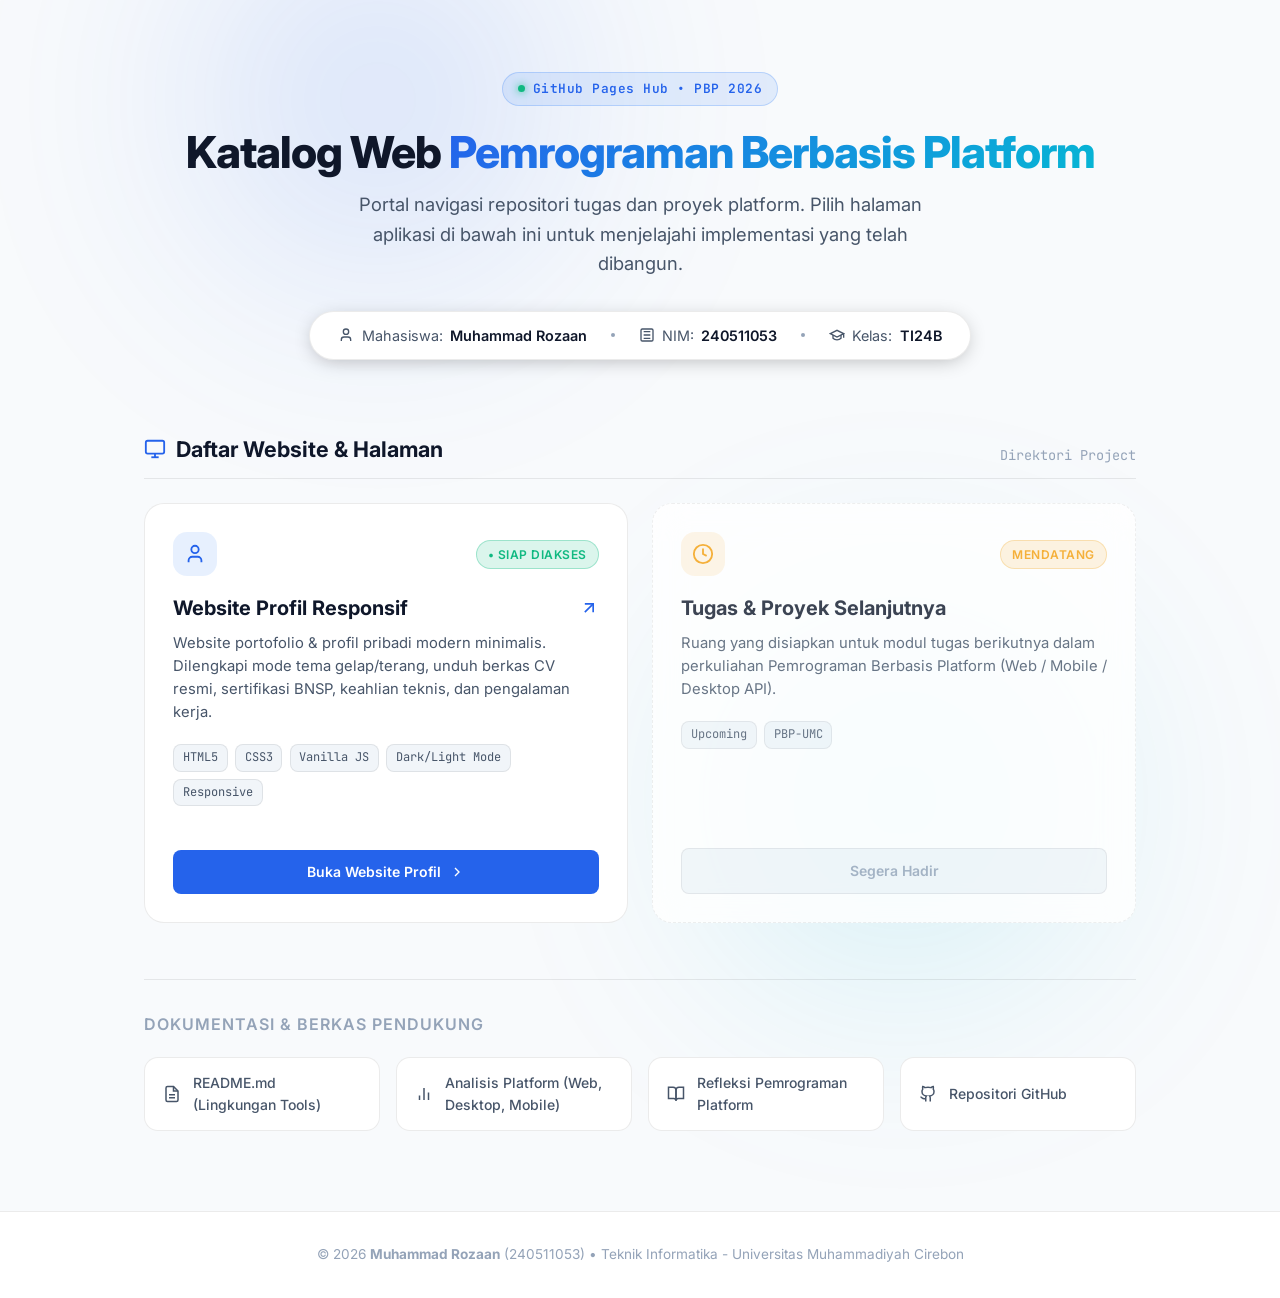
<file: index.html>
<!DOCTYPE html>
<html lang="id">
<head>
  <meta charset="UTF-8">
  <meta name="viewport" content="width=device-width, initial-scale=1.0">
  <meta name="description" content="Katalog & Portal Web Project - Pemrograman Berbasis Platform | Muhammad Rozaan (240511053)">
  <meta name="author" content="Muhammad Rozaan">
  <title>Portal Web Project | Muhammad Rozaan - 240511053</title>
  
  <link rel="preconnect" href="https://fonts.googleapis.com">
  <link rel="preconnect" href="https://fonts.gstatic.com" crossorigin>
  <link href="https://fonts.googleapis.com/css2?family=Inter:wght@400;500;600;700;800&family=JetBrains+Mono:wght@400;600&display=swap" rel="stylesheet">

  <style>
    /* ==========================================================================
       Design System & Variables
       ========================================================================== */
    :root {
      --bg-body: #0b0f19;
      --bg-card: rgba(17, 24, 39, 0.75);
      --bg-card-hover: rgba(30, 41, 59, 0.9);
      --bg-surface: #131b2e;
      --border-color: rgba(255, 255, 255, 0.08);
      --border-highlight: rgba(59, 130, 246, 0.5);
      
      --text-main: #f8fafc;
      --text-muted: #94a3b8;
      --text-dim: #64748b;
      
      --color-primary: #3b82f6;
      --color-primary-hover: #2563eb;
      --color-primary-light: rgba(59, 130, 246, 0.12);
      --color-cyan: #06b6d4;
      --color-emerald: #10b981;
      --color-amber: #f59e0b;
      
      --font-sans: 'Inter', -apple-system, BlinkMacSystemFont, 'Segoe UI', Roboto, sans-serif;
      --font-mono: 'JetBrains Mono', Menlo, Monaco, Consolas, monospace;
      
      --radius-sm: 8px;
      --radius-md: 14px;
      --radius-lg: 20px;
      --radius-full: 9999px;
      
      --transition: all 0.25s cubic-bezier(0.16, 1, 0.3, 1);
    }

    /* Light Theme Support */
    @media (prefers-color-scheme: light) {
      :root {
        --bg-body: #f8fafc;
        --bg-card: #ffffff;
        --bg-card-hover: #ffffff;
        --bg-surface: #f1f5f9;
        --border-color: rgba(0, 0, 0, 0.08);
        --border-highlight: rgba(37, 99, 235, 0.5);
        --text-main: #0f172a;
        --text-muted: #475569;
        --text-dim: #94a3b8;
        --color-primary: #2563eb;
        --color-primary-hover: #1d4ed8;
      }
    }

    /* ==========================================================================
       Resets & Base
       ========================================================================== */
    *, *::before, *::after {
      box-sizing: border-box;
      margin: 0;
      padding: 0;
    }

    body {
      font-family: var(--font-sans);
      background-color: var(--bg-body);
      color: var(--text-main);
      min-height: 100vh;
      display: flex;
      flex-direction: column;
      line-height: 1.6;
      -webkit-font-smoothing: antialiased;
      position: relative;
      overflow-x: hidden;
    }

    /* Ambient Background Glows */
    .ambient-glow {
      position: fixed;
      width: 500px;
      height: 500px;
      border-radius: 50%;
      filter: blur(120px);
      pointer-events: none;
      z-index: 0;
      opacity: 0.25;
    }
    .glow-1 {
      top: -150px;
      left: 10%;
      background: radial-gradient(circle, var(--color-primary), transparent 70%);
    }
    .glow-2 {
      bottom: -150px;
      right: 10%;
      background: radial-gradient(circle, var(--color-cyan), transparent 70%);
    }

    .container {
      width: 100%;
      max-width: 1040px;
      margin: 0 auto;
      padding: 0 1.5rem;
      position: relative;
      z-index: 1;
    }

    /* ==========================================================================
       Header / Hero
       ========================================================================== */
    .portal-header {
      padding: 4.5rem 0 2.5rem 0;
      text-align: center;
    }

    .header-badge {
      display: inline-flex;
      align-items: center;
      gap: 0.5rem;
      background-color: var(--color-primary-light);
      color: var(--color-primary);
      border: 1px solid rgba(59, 130, 246, 0.25);
      padding: 0.35rem 0.9rem;
      border-radius: var(--radius-full);
      font-family: var(--font-mono);
      font-size: 0.8rem;
      font-weight: 600;
      letter-spacing: 0.5px;
      margin-bottom: 1.25rem;
    }

    .status-dot {
      width: 7px;
      height: 7px;
      border-radius: 50%;
      background-color: var(--color-emerald);
      box-shadow: 0 0 8px var(--color-emerald);
    }

    .portal-title {
      font-size: 2.75rem;
      font-weight: 800;
      letter-spacing: -1px;
      line-height: 1.2;
      margin-bottom: 0.75rem;
    }

    .portal-title span {
      background: linear-gradient(135deg, var(--color-primary), var(--color-cyan));
      -webkit-background-clip: text;
      -webkit-text-fill-color: transparent;
    }

    .portal-subtitle {
      font-size: 1.15rem;
      color: var(--text-muted);
      max-width: 620px;
      margin: 0 auto 2rem auto;
    }

    /* Student Meta Bar */
    .student-bar {
      display: inline-flex;
      flex-wrap: wrap;
      justify-content: center;
      align-items: center;
      gap: 1.5rem;
      background-color: var(--bg-card);
      border: 1px solid var(--border-color);
      backdrop-filter: blur(12px);
      -webkit-backdrop-filter: blur(12px);
      padding: 0.75rem 1.75rem;
      border-radius: var(--radius-full);
      box-shadow: 0 4px 20px -5px rgba(0, 0, 0, 0.3);
      font-size: 0.9rem;
    }

    .student-item {
      display: flex;
      align-items: center;
      gap: 0.45rem;
      color: var(--text-muted);
    }

    .student-item strong {
      color: var(--text-main);
      font-weight: 600;
    }

    .student-divider {
      width: 4px;
      height: 4px;
      border-radius: 50%;
      background-color: var(--text-dim);
    }

    /* ==========================================================================
       Web Projects Grid
       ========================================================================== */
    .portal-main {
      flex: 1;
      padding: 2rem 0 5rem 0;
    }

    .section-intro {
      display: flex;
      justify-content: space-between;
      align-items: flex-end;
      margin-bottom: 1.5rem;
      padding-bottom: 0.75rem;
      border-bottom: 1px solid var(--border-color);
    }

    .section-title {
      font-size: 1.35rem;
      font-weight: 700;
      display: flex;
      align-items: center;
      gap: 0.6rem;
    }

    .section-title svg {
      color: var(--color-primary);
    }

    .project-count {
      font-size: 0.85rem;
      font-family: var(--font-mono);
      color: var(--text-dim);
    }

    .projects-grid {
      display: grid;
      grid-template-columns: repeat(auto-fill, minmax(320px, 1fr));
      gap: 1.5rem;
    }

    /* Project Card */
    .project-card {
      background-color: var(--bg-card);
      border: 1px solid var(--border-color);
      backdrop-filter: blur(16px);
      -webkit-backdrop-filter: blur(16px);
      border-radius: var(--radius-lg);
      padding: 1.75rem;
      display: flex;
      flex-direction: column;
      justify-content: space-between;
      transition: var(--transition);
      position: relative;
      text-decoration: none;
      color: inherit;
      overflow: hidden;
    }

    .project-card::before {
      content: '';
      position: absolute;
      top: 0;
      left: 0;
      width: 100%;
      height: 3px;
      background: linear-gradient(90deg, var(--color-primary), var(--color-cyan));
      opacity: 0;
      transition: opacity 0.25s ease;
    }

    .project-card:hover {
      transform: translateY(-4px);
      border-color: var(--border-highlight);
      background-color: var(--bg-card-hover);
      box-shadow: 0 12px 30px -10px rgba(0, 0, 0, 0.4), 0 0 20px -5px rgba(59, 130, 246, 0.2);
    }

    .project-card:hover::before {
      opacity: 1;
    }

    .card-top {
      margin-bottom: 1.25rem;
    }

    .card-meta-row {
      display: flex;
      justify-content: space-between;
      align-items: center;
      margin-bottom: 1rem;
    }

    .card-icon {
      width: 44px;
      height: 44px;
      border-radius: var(--radius-md);
      background-color: var(--color-primary-light);
      color: var(--color-primary);
      display: flex;
      align-items: center;
      justify-content: center;
    }

    .card-badge {
      font-size: 0.75rem;
      font-weight: 600;
      padding: 0.25rem 0.7rem;
      border-radius: var(--radius-full);
      text-transform: uppercase;
      letter-spacing: 0.5px;
    }

    .badge-live {
      background-color: rgba(16, 185, 129, 0.15);
      color: var(--color-emerald);
      border: 1px solid rgba(16, 185, 129, 0.3);
    }

    .badge-upcoming {
      background-color: rgba(245, 158, 11, 0.15);
      color: var(--color-amber);
      border: 1px solid rgba(245, 158, 11, 0.3);
    }

    .card-title {
      font-size: 1.25rem;
      font-weight: 700;
      color: var(--text-main);
      margin-bottom: 0.5rem;
      display: flex;
      align-items: center;
      justify-content: space-between;
    }

    .card-title svg {
      transition: transform 0.2s ease;
      color: var(--color-primary);
    }

    .project-card:hover .card-title svg {
      transform: translateX(4px);
    }

    .card-desc {
      font-size: 0.925rem;
      color: var(--text-muted);
      line-height: 1.55;
      margin-bottom: 1.25rem;
    }

    .card-tags {
      display: flex;
      flex-wrap: wrap;
      gap: 0.45rem;
      margin-bottom: 1.5rem;
    }

    .tag-item {
      font-family: var(--font-mono);
      font-size: 0.75rem;
      padding: 0.2rem 0.55rem;
      border-radius: var(--radius-sm);
      background-color: var(--bg-surface);
      color: var(--text-muted);
      border: 1px solid var(--border-color);
    }

    .card-cta {
      display: inline-flex;
      align-items: center;
      justify-content: center;
      gap: 0.5rem;
      font-size: 0.875rem;
      font-weight: 600;
      padding: 0.65rem 1.15rem;
      border-radius: var(--radius-sm);
      background-color: var(--color-primary);
      color: #ffffff;
      transition: var(--transition);
      width: 100%;
    }

    .project-card:hover .card-cta {
      background-color: var(--color-primary-hover);
    }

    /* Disabled/Placeholder Card */
    .card-placeholder {
      border-style: dashed;
      opacity: 0.8;
      cursor: default;
    }
    .card-placeholder:hover {
      transform: none;
      box-shadow: none;
      border-color: var(--border-color);
      background-color: var(--bg-card);
    }
    .card-placeholder::before {
      display: none;
    }

    .card-cta.disabled {
      background-color: var(--bg-surface);
      color: var(--text-dim);
      border: 1px solid var(--border-color);
    }

    /* ==========================================================================
       Quick Links / Docs Row
       ========================================================================== */
    .docs-section {
      margin-top: 3.5rem;
      padding-top: 2rem;
      border-top: 1px solid var(--border-color);
    }

    .docs-title {
      font-size: 1rem;
      font-weight: 600;
      color: var(--text-dim);
      text-transform: uppercase;
      letter-spacing: 1px;
      margin-bottom: 1.25rem;
    }

    .docs-grid {
      display: grid;
      grid-template-columns: repeat(auto-fit, minmax(220px, 1fr));
      gap: 1rem;
    }

    .doc-link {
      display: flex;
      align-items: center;
      gap: 0.75rem;
      padding: 0.85rem 1.15rem;
      background-color: var(--bg-card);
      border: 1px solid var(--border-color);
      border-radius: var(--radius-md);
      color: var(--text-muted);
      text-decoration: none;
      font-size: 0.875rem;
      font-weight: 500;
      transition: var(--transition);
    }

    .doc-link:hover {
      color: var(--color-primary);
      border-color: var(--color-primary);
      background-color: var(--color-primary-light);
    }

    .doc-link svg {
      flex-shrink: 0;
    }

    /* ==========================================================================
       Footer
       ========================================================================== */
    .portal-footer {
      border-top: 1px solid var(--border-color);
      padding: 2rem 0;
      text-align: center;
      font-size: 0.85rem;
      color: var(--text-dim);
      background-color: var(--bg-card);
    }

    .portal-footer a {
      color: var(--color-primary);
      text-decoration: none;
    }
    .portal-footer a:hover {
      text-decoration: underline;
    }

    /* ==========================================================================
       Responsive Breakpoints
       ========================================================================== */
    @media (max-width: 640px) {
      .portal-header {
        padding: 3rem 0 2rem 0;
      }
      .portal-title {
        font-size: 2rem;
      }
      .student-bar {
        flex-direction: column;
        gap: 0.5rem;
        border-radius: var(--radius-md);
        padding: 1rem;
      }
      .student-divider {
        display: none;
      }
      .projects-grid {
        grid-template-columns: 1fr;
      }
    }
  </style>
</head>
<body>

  <!-- Ambient Glow Effects -->
  <div class="ambient-glow glow-1"></div>
  <div class="ambient-glow glow-2"></div>

  <!-- Header -->
  <header class="portal-header">
    <div class="container">
      <div class="header-badge">
        <span class="status-dot"></span>
        GitHub Pages Hub &bull; PBP 2026
      </div>

      <h1 class="portal-title">
        Katalog Web <span>Pemrograman Berbasis Platform</span>
      </h1>

      <p class="portal-subtitle">
        Portal navigasi repositori tugas dan proyek platform. Pilih halaman aplikasi di bawah ini untuk menjelajahi implementasi yang telah dibangun.
      </p>

      <!-- Student Identity -->
      <div class="student-bar">
        <div class="student-item">
          <svg xmlns="http://www.w3.org/2000/svg" width="16" height="16" viewBox="0 0 24 24" fill="none" stroke="currentColor" stroke-width="2"><path d="M19 21v-2a4 4 0 0 0-4-4H9a4 4 0 0 0-4 4v2"/><circle cx="12" cy="7" r="4"/></svg>
          Mahasiswa: <strong>Muhammad Rozaan</strong>
        </div>
        <div class="student-divider"></div>
        <div class="student-item">
          <svg xmlns="http://www.w3.org/2000/svg" width="16" height="16" viewBox="0 0 24 24" fill="none" stroke="currentColor" stroke-width="2"><rect width="18" height="18" x="3" y="3" rx="2"/><path d="M7 7h10M7 12h10M7 17h10"/></svg>
          NIM: <strong>240511053</strong>
        </div>
        <div class="student-divider"></div>
        <div class="student-item">
          <svg xmlns="http://www.w3.org/2000/svg" width="16" height="16" viewBox="0 0 24 24" fill="none" stroke="currentColor" stroke-width="2"><path d="M22 10v6M2 10l10-5 10 5-10 5z"/><path d="M6 12v5c3 3 9 3 12 0v-5"/></svg>
          Kelas: <strong>TI24B</strong>
        </div>
      </div>
    </div>
  </header>

  <!-- Main Content -->
  <main class="portal-main">
    <div class="container">
      
      <div class="section-intro">
        <h2 class="section-title">
          <svg xmlns="http://www.w3.org/2000/svg" width="22" height="22" viewBox="0 0 24 24" fill="none" stroke="currentColor" stroke-width="2"><rect width="20" height="14" x="2" y="3" rx="2"/><line x1="8" x2="16" y1="21" y2="21"/><line x1="12" x2="12" y1="17" y2="21"/></svg>
          Daftar Website & Halaman
        </h2>
        <span class="project-count">Direktori Project</span>
      </div>

      <div class="projects-grid">
        <!-- 1. Website Halaman Profil Responsif (ACTIVE) -->
        <a href="website-halaman-profil-responsif/" class="project-card">
          <div class="card-top">
            <div class="card-meta-row">
              <div class="card-icon">
                <svg xmlns="http://www.w3.org/2000/svg" width="22" height="22" viewBox="0 0 24 24" fill="none" stroke="currentColor" stroke-width="2"><path d="M19 21v-2a4 4 0 0 0-4-4H9a4 4 0 0 0-4 4v2"/><circle cx="12" cy="7" r="4"/></svg>
              </div>
              <span class="card-badge badge-live">&bull; Siap Diakses</span>
            </div>
            
            <h3 class="card-title">
              Website Profil Responsif
              <svg xmlns="http://www.w3.org/2000/svg" width="20" height="20" viewBox="0 0 24 24" fill="none" stroke="currentColor" stroke-width="2"><line x1="7" x2="17" y1="17" y2="7"/><polyline points="7 7 17 7 17 17"/></svg>
            </h3>

            <p class="card-desc">
              Website portofolio & profil pribadi modern minimalis. Dilengkapi mode tema gelap/terang, unduh berkas CV resmi, sertifikasi BNSP, keahlian teknis, dan pengalaman kerja.
            </p>

            <div class="card-tags">
              <span class="tag-item">HTML5</span>
              <span class="tag-item">CSS3</span>
              <span class="tag-item">Vanilla JS</span>
              <span class="tag-item">Dark/Light Mode</span>
              <span class="tag-item">Responsive</span>
            </div>
          </div>

          <div class="card-cta">
            Buka Website Profil
            <svg xmlns="http://www.w3.org/2000/svg" width="16" height="16" viewBox="0 0 24 24" fill="none" stroke="currentColor" stroke-width="2"><polyline points="9 18 15 12 9 6"/></svg>
          </div>
        </a>

        <!-- 2. Upcoming Slot (Placeholder for Next Websites) -->
        <div class="project-card card-placeholder">
          <div class="card-top">
            <div class="card-meta-row">
              <div class="card-icon" style="background-color: rgba(245, 158, 11, 0.12); color: var(--color-amber);">
                <svg xmlns="http://www.w3.org/2000/svg" width="22" height="22" viewBox="0 0 24 24" fill="none" stroke="currentColor" stroke-width="2"><circle cx="12" cy="12" r="10"/><polyline points="12 6 12 12 16 14"/></svg>
              </div>
              <span class="card-badge badge-upcoming">Mendatang</span>
            </div>
            
            <h3 class="card-title">
              Tugas & Proyek Selanjutnya
            </h3>

            <p class="card-desc">
              Ruang yang disiapkan untuk modul tugas berikutnya dalam perkuliahan Pemrograman Berbasis Platform (Web / Mobile / Desktop API).
            </p>

            <div class="card-tags">
              <span class="tag-item">Upcoming</span>
              <span class="tag-item">PBP-UMC</span>
            </div>
          </div>

          <div class="card-cta disabled">
            Segera Hadir
          </div>
        </div>
      </div>

      <!-- Quick Repository Documentation Links -->
      <section class="docs-section">
        <h3 class="docs-title">Dokumentasi & Berkas Pendukung</h3>
        <div class="docs-grid">
          <a href="README.md" class="doc-link">
            <svg xmlns="http://www.w3.org/2000/svg" width="18" height="18" viewBox="0 0 24 24" fill="none" stroke="currentColor" stroke-width="2"><path d="M14 2H6a2 2 0 0 0-2 2v16a2 2 0 0 0 2 2h12a2 2 0 0 0 2-2V8z"/><polyline points="14 2 14 8 20 8"/><line x1="16" x2="8" y1="13" y2="13"/><line x1="16" x2="8" y1="17" y2="17"/></svg>
            <span>README.md (Lingkungan Tools)</span>
          </a>

          <a href="analisis-platform.md" class="doc-link">
            <svg xmlns="http://www.w3.org/2000/svg" width="18" height="18" viewBox="0 0 24 24" fill="none" stroke="currentColor" stroke-width="2"><line x1="18" x2="18" y1="20" y2="10"/><line x1="12" x2="12" y1="20" y2="4"/><line x1="6" x2="6" y1="20" y2="14"/></svg>
            <span>Analisis Platform (Web, Desktop, Mobile)</span>
          </a>

          <a href="refleksi.md" class="doc-link">
            <svg xmlns="http://www.w3.org/2000/svg" width="18" height="18" viewBox="0 0 24 24" fill="none" stroke="currentColor" stroke-width="2"><path d="M2 3h6a4 4 0 0 1 4 4v14a3 3 0 0 0-3-3H2z"/><path d="M22 3h-6a4 4 0 0 0-4 4v14a3 3 0 0 1 3-3h7z"/></svg>
            <span>Refleksi Pemrograman Platform</span>
          </a>

          <a href="https://github.com/hamadaharu/pbp-240511053" target="_blank" rel="noopener noreferrer" class="doc-link">
            <svg xmlns="http://www.w3.org/2000/svg" width="18" height="18" viewBox="0 0 24 24" fill="none" stroke="currentColor" stroke-width="2"><path d="M15 22v-4a4.8 4.8 0 0 0-1-3.5c3 0 6-2 6-5.5.08-1.25-.27-2.48-1-3.5.28-1.15.28-2.35 0-3.5 0 0-1 0-3 1.5-2.64-.5-5.36-.5-8 0C6 2 5 2 5 2c-.3 1.15-.3 2.35 0 3.5A5.403 5.403 0 0 0 4 9c0 3.5 3 5.5 6 5.5-.39.49-.68 1.05-.85 1.65-.17.6-.22 1.23-.15 1.85v4"/><path d="M9 18c-4.51 2-5-2-7-2"/></svg>
            <span>Repositori GitHub</span>
          </a>
        </div>
      </section>

    </div>
  </main>

  <!-- Footer -->
  <footer class="portal-footer">
    <div class="container">
      <p>&copy; 2026 <strong>Muhammad Rozaan</strong> (240511053) &bull; Teknik Informatika - Universitas Muhammadiyah Cirebon</p>
    </div>
  </footer>

</body>
</html>
</file>
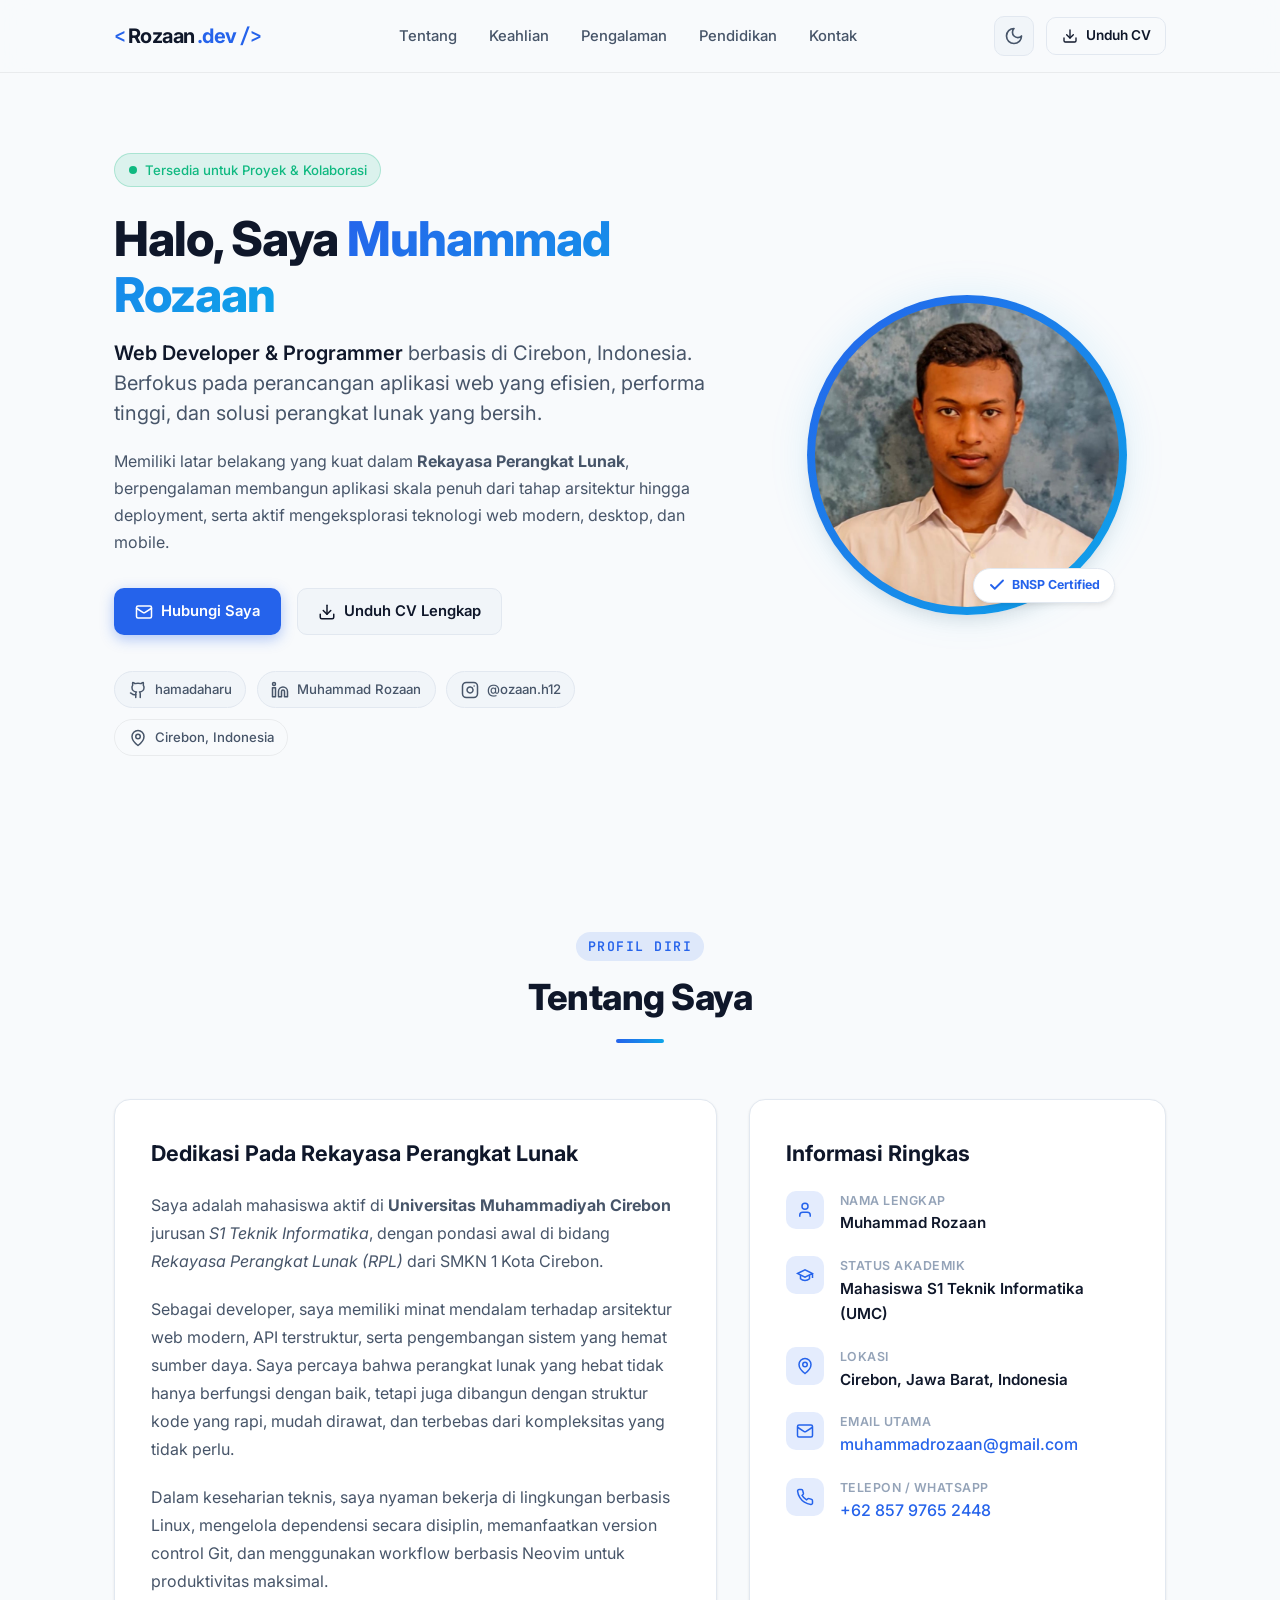
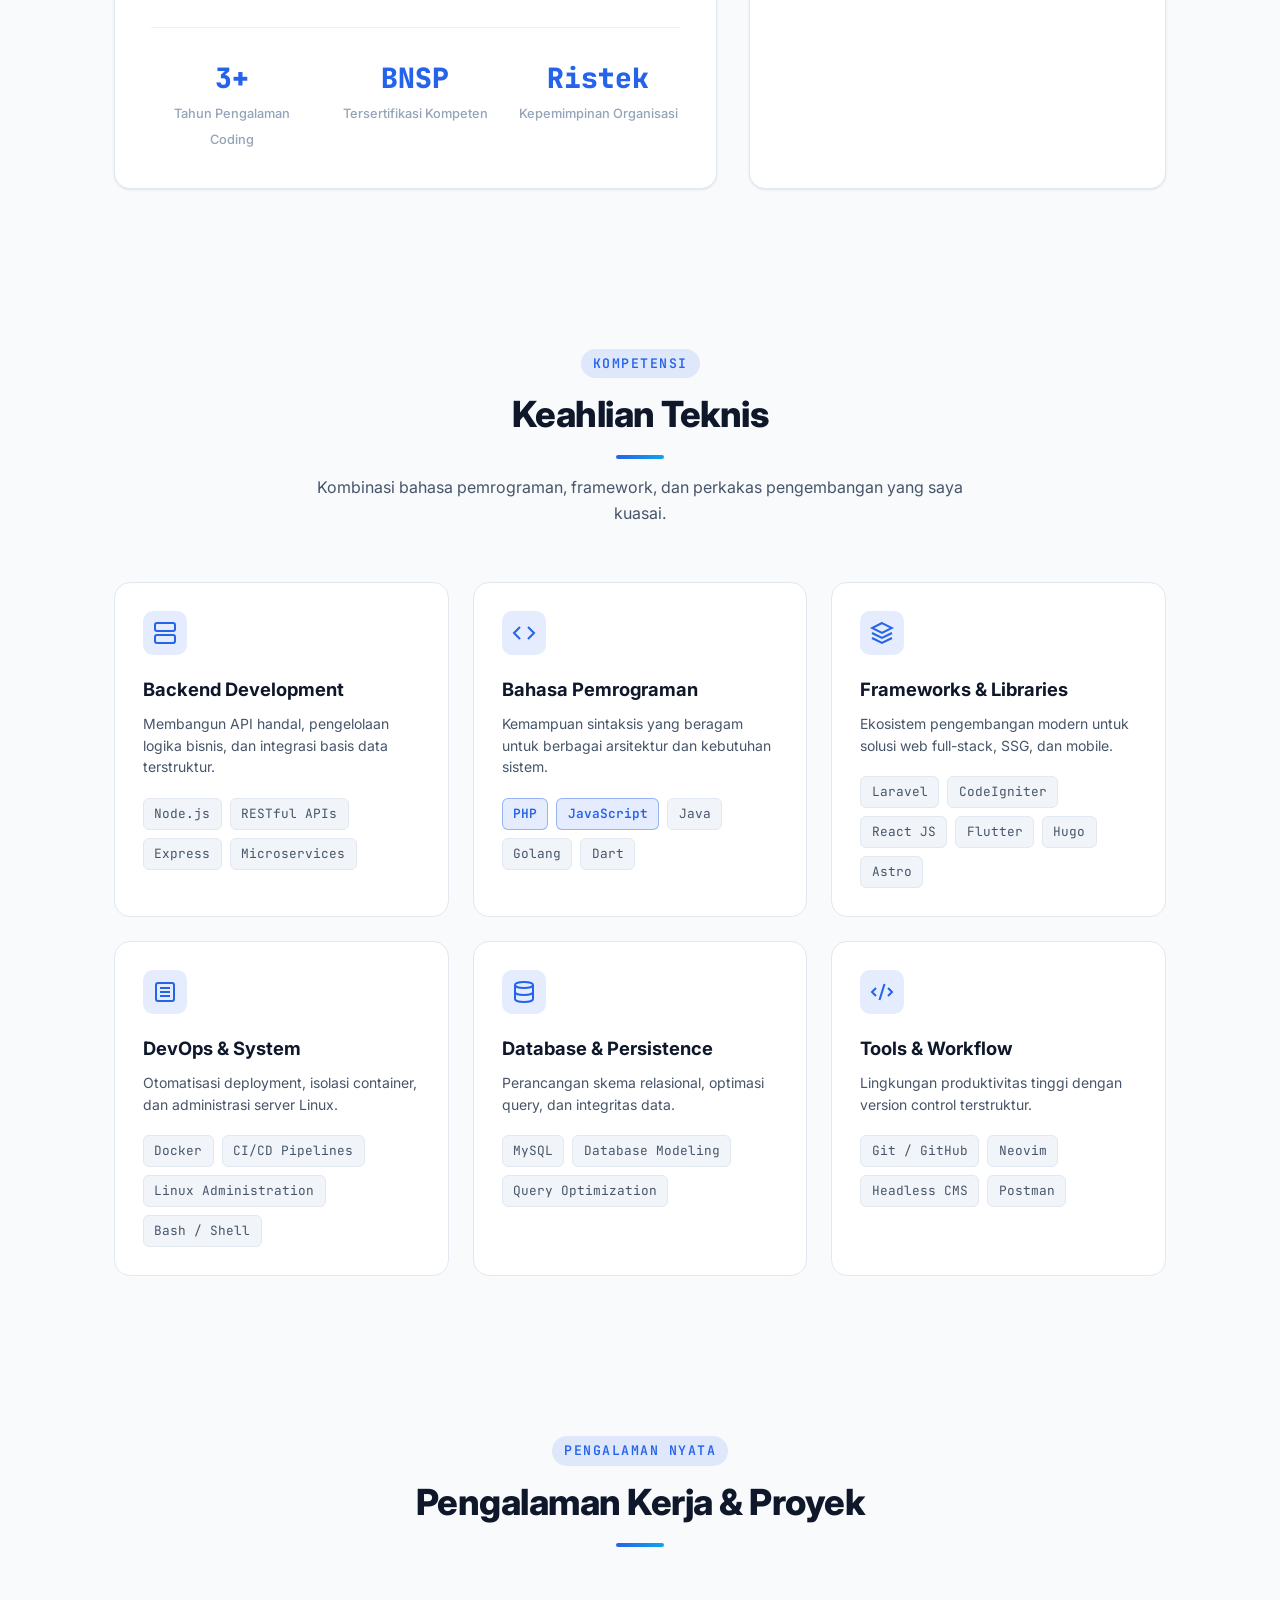
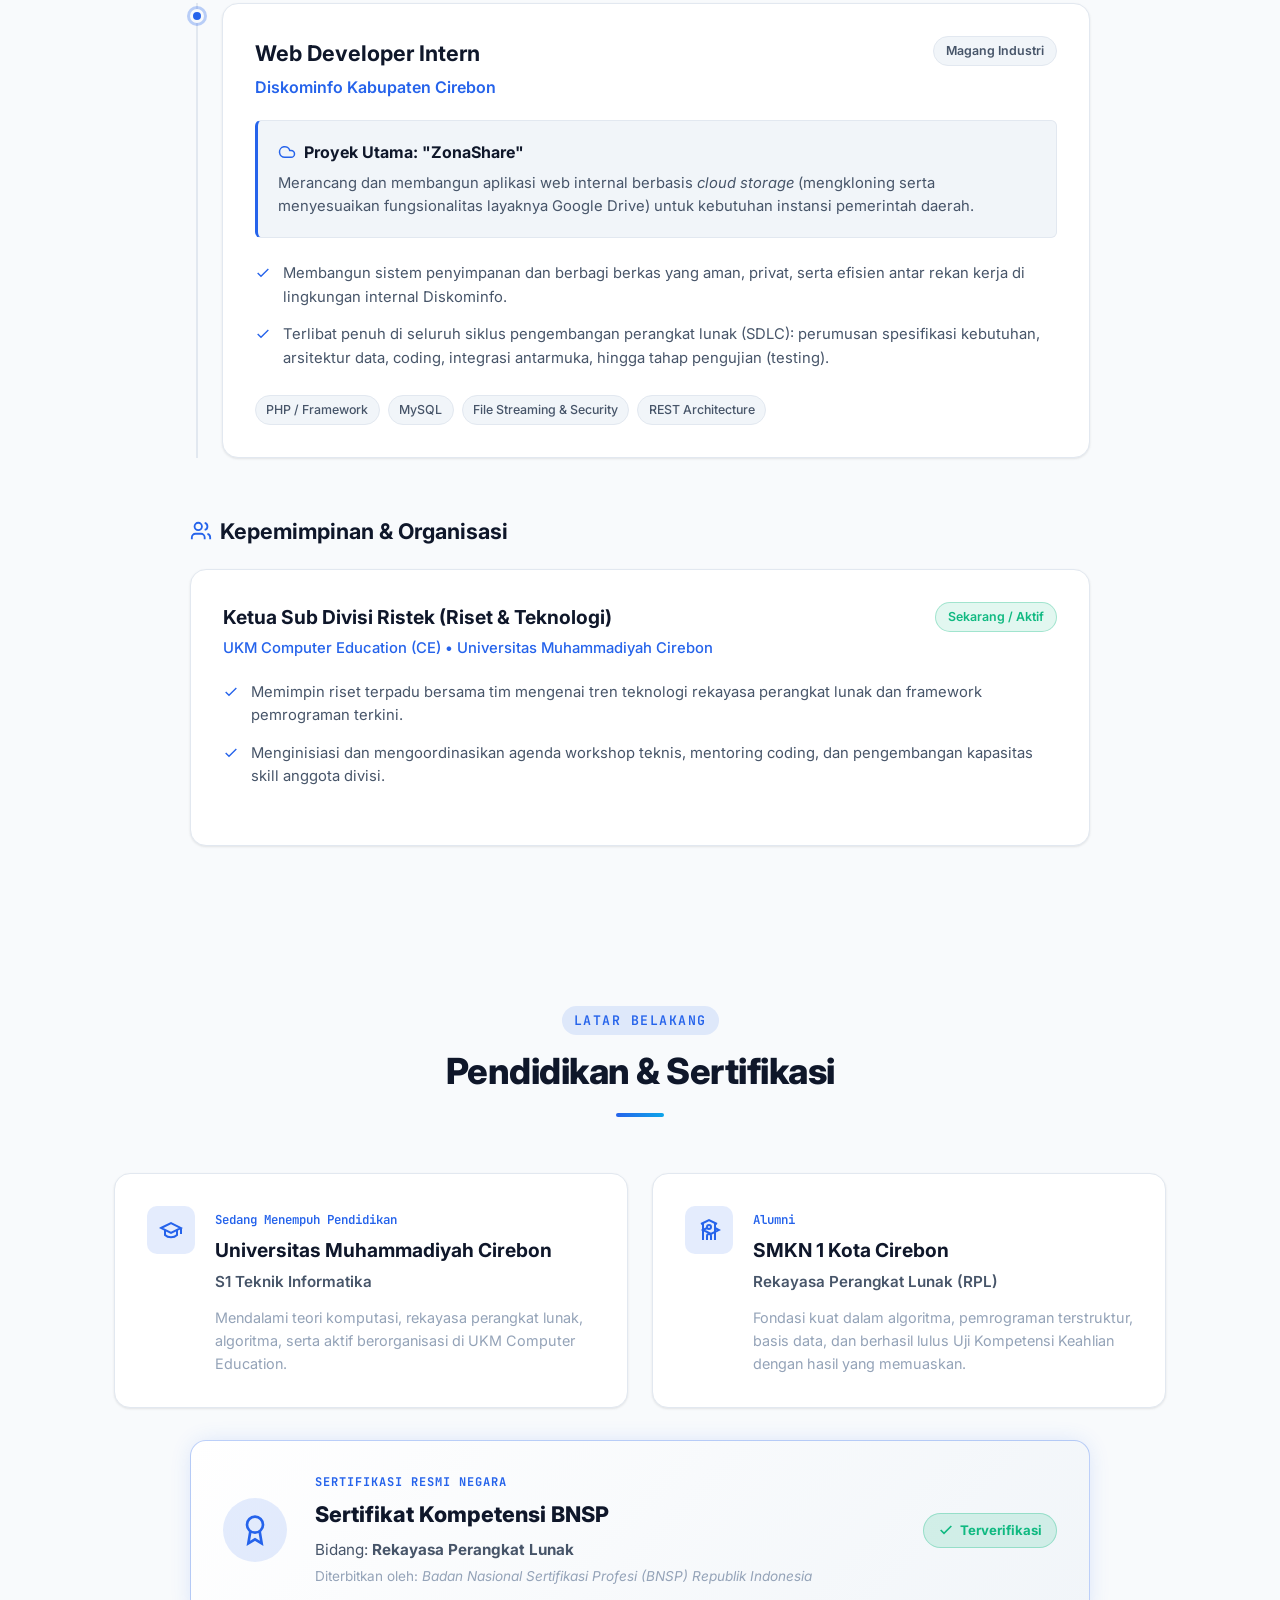
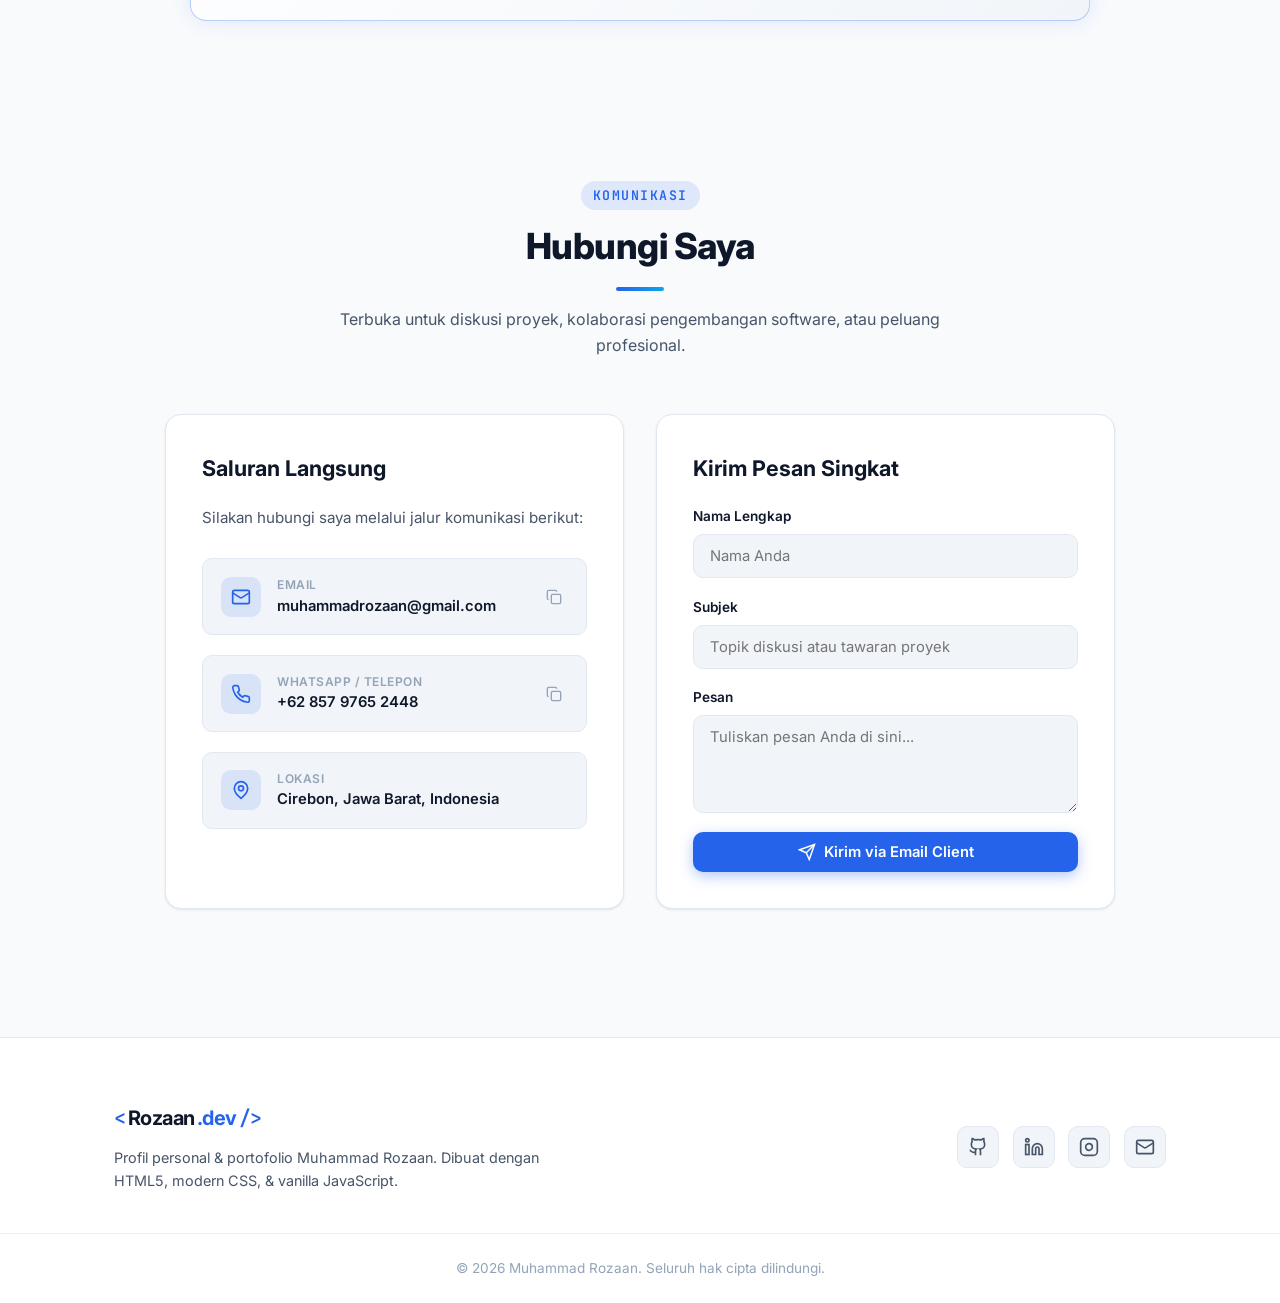
<file: website-halaman-profil-responsif/index.html>
<!DOCTYPE html>
<html lang="id" data-theme="dark">
<head>
  <meta charset="UTF-8">
  <meta name="viewport" content="width=device-width, initial-scale=1.0">
  <meta name="description" content="Profil Pribadi & Portofolio Muhammad Rozaan - Web Developer & Programmer asal Cirebon. Mahasiswa Teknik Informatika dengan fokus pada software engineering efisien dan modern.">
  <meta name="author" content="Muhammad Rozaan">
  <title>Muhammad Rozaan | Web Developer & Programmer</title>
  
  <!-- Google Fonts: Inter & JetBrains Mono -->
  <link rel="preconnect" href="https://fonts.googleapis.com">
  <link rel="preconnect" href="https://fonts.gstatic.com" crossorigin>
  <link href="https://fonts.googleapis.com/css2?family=Inter:wght@300;400;500;600;700;800&family=JetBrains+Mono:wght@400;500&display=swap" rel="stylesheet">
  
  <!-- Main Stylesheet -->
  <link rel="stylesheet" href="css/style.css">
  <link rel="shortcut icon" href="assets/images/profile.png" type="image/png">
</head>
<body>

  <!-- Navigation Bar -->
  <header class="site-header" id="navbar">
    <div class="container header-container">
      <a href="#hero" class="brand-logo">
        <span class="logo-code">&lt;</span>Rozaan<span class="logo-accent">.dev</span><span class="logo-code">/&gt;</span>
      </a>

      <!-- Desktop Navigation -->
      <nav class="nav-menu" id="navMenu">
        <ul class="nav-list">
          <li><a href="#about" class="nav-link">Tentang</a></li>
          <li><a href="#skills" class="nav-link">Keahlian</a></li>
          <li><a href="#experience" class="nav-link">Pengalaman</a></li>
          <li><a href="#education" class="nav-link">Pendidikan</a></li>
          <li><a href="#contact" class="nav-link">Kontak</a></li>
        </ul>
      </nav>

      <!-- Action Buttons: Theme Toggle & Mobile Menu -->
      <div class="header-actions">
        <button id="themeToggle" class="btn-icon" aria-label="Ganti Tema Tampilan" title="Ganti Tema">
          <svg class="theme-icon-sun" xmlns="http://www.w3.org/2000/svg" width="20" height="20" viewBox="0 0 24 24" fill="none" stroke="currentColor" stroke-width="2" stroke-linecap="round" stroke-linejoin="round">
            <circle cx="12" cy="12" r="4"></circle>
            <path d="M12 2v2"></path>
            <path d="M12 20v2"></path>
            <path d="m4.93 4.93 1.41 1.41"></path>
            <path d="m17.66 17.66 1.41 1.41"></path>
            <path d="M2 12h2"></path>
            <path d="M20 12h2"></path>
            <path d="m6.34 17.66-1.41 1.41"></path>
            <path d="m19.07 4.93-1.41 1.41"></path>
          </svg>
          <svg class="theme-icon-moon" xmlns="http://www.w3.org/2000/svg" width="20" height="20" viewBox="0 0 24 24" fill="none" stroke="currentColor" stroke-width="2" stroke-linecap="round" stroke-linejoin="round">
            <path d="M12 3a6 6 0 0 0 9 9 9 9 0 1 1-9-9Z"></path>
          </svg>
        </button>

        <a href="assets/docs/CV_Muhammad_Rozaan.pdf" class="btn btn-outline btn-sm cv-btn-desktop" target="_blank" download>
          <svg xmlns="http://www.w3.org/2000/svg" width="16" height="16" viewBox="0 0 24 24" fill="none" stroke="currentColor" stroke-width="2" stroke-linecap="round" stroke-linejoin="round"><path d="M21 15v4a2 2 0 0 1-2 2H5a2 2 0 0 1-2-2v-4"/><polyline points="7 10 12 15 17 10"/><line x1="12" x2="12" y1="15" y2="3"/></svg>
          Unduh CV
        </a>

        <button id="menuToggle" class="btn-icon mobile-menu-btn" aria-label="Buka Menu Navigasi" aria-expanded="false">
          <span class="hamburger-bar"></span>
          <span class="hamburger-bar"></span>
          <span class="hamburger-bar"></span>
        </button>
      </div>
    </div>
  </header>

  <main>
    <!-- Hero Section -->
    <section class="section hero-section" id="hero">
      <div class="container hero-container">
        <div class="hero-content">
          <div class="badge-status">
            <span class="pulse-dot"></span>
            <span>Tersedia untuk Proyek & Kolaborasi</span>
          </div>

          <h1 class="hero-title">
            Halo, Saya <span class="gradient-text">Muhammad Rozaan</span>
          </h1>

          <p class="hero-subtitle">
            <span class="highlight-role">Web Developer & Programmer</span> berbasis di Cirebon, Indonesia. Berfokus pada perancangan aplikasi web yang efisien, performa tinggi, dan solusi perangkat lunak yang bersih.
          </p>

          <p class="hero-description">
            Memiliki latar belakang yang kuat dalam <strong>Rekayasa Perangkat Lunak</strong>, berpengalaman membangun aplikasi skala penuh dari tahap arsitektur hingga deployment, serta aktif mengeksplorasi teknologi web modern, desktop, dan mobile.
          </p>

          <div class="hero-buttons">
            <a href="#contact" class="btn btn-primary">
              <svg xmlns="http://www.w3.org/2000/svg" width="18" height="18" viewBox="0 0 24 24" fill="none" stroke="currentColor" stroke-width="2" stroke-linecap="round" stroke-linejoin="round"><rect width="20" height="16" x="2" y="4" rx="2"/><path d="m22 7-8.97 5.7a1.94 1.94 0 0 1-2.06 0L2 7"/></svg>
              Hubungi Saya
            </a>
            <a href="assets/docs/CV_Muhammad_Rozaan.pdf" class="btn btn-secondary" target="_blank" download>
              <svg xmlns="http://www.w3.org/2000/svg" width="18" height="18" viewBox="0 0 24 24" fill="none" stroke="currentColor" stroke-width="2" stroke-linecap="round" stroke-linejoin="round"><path d="M21 15v4a2 2 0 0 1-2 2H5a2 2 0 0 1-2-2v-4"/><polyline points="7 10 12 15 17 10"/><line x1="12" x2="12" y1="15" y2="3"/></svg>
              Unduh CV Lengkap
            </a>
          </div>

          <!-- Quick Social & Info Links -->
          <div class="hero-socials">
            <a href="https://github.com/hamadaharu" target="_blank" rel="noopener noreferrer" class="social-chip" title="GitHub Profile">
              <svg xmlns="http://www.w3.org/2000/svg" width="18" height="18" viewBox="0 0 24 24" fill="none" stroke="currentColor" stroke-width="2" stroke-linecap="round" stroke-linejoin="round"><path d="M15 22v-4a4.8 4.8 0 0 0-1-3.5c3 0 6-2 6-5.5.08-1.25-.27-2.48-1-3.5.28-1.15.28-2.35 0-3.5 0 0-1 0-3 1.5-2.64-.5-5.36-.5-8 0C6 2 5 2 5 2c-.3 1.15-.3 2.35 0 3.5A5.403 5.403 0 0 0 4 9c0 3.5 3 5.5 6 5.5-.39.49-.68 1.05-.85 1.65-.17.6-.22 1.23-.15 1.85v4"/><path d="M9 18c-4.51 2-5-2-7-2"/></svg>
              <span>hamadaharu</span>
            </a>
            <a href="https://linkedin.com/in/muhammadrozaan" target="_blank" rel="noopener noreferrer" class="social-chip" title="LinkedIn Profile">
              <svg xmlns="http://www.w3.org/2000/svg" width="18" height="18" viewBox="0 0 24 24" fill="none" stroke="currentColor" stroke-width="2" stroke-linecap="round" stroke-linejoin="round"><path d="M16 8a6 6 0 0 1 6 6v7h-4v-7a2 2 0 0 0-2-2 2 2 0 0 0-2 2v7h-4v-7a6 6 0 0 1 6-6z"/><rect width="4" height="12" x="2" y="9"/><circle cx="4" cy="4" r="2"/></svg>
              <span>Muhammad Rozaan</span>
            </a>
            <a href="https://instagram.com/ozaan.h12" target="_blank" rel="noopener noreferrer" class="social-chip" title="Instagram Profile">
              <svg xmlns="http://www.w3.org/2000/svg" width="18" height="18" viewBox="0 0 24 24" fill="none" stroke="currentColor" stroke-width="2" stroke-linecap="round" stroke-linejoin="round"><rect width="20" height="20" x="2" y="2" rx="5" ry="5"/><path d="M16 11.37A4 4 0 1 1 12.63 8 4 4 0 0 1 16 11.37z"/><line x1="17.5" x2="17.51" y1="6.5" y2="6.5"/></svg>
              <span>@ozaan.h12</span>
            </a>
            <div class="social-chip location-chip" title="Domisili">
              <svg xmlns="http://www.w3.org/2000/svg" width="18" height="18" viewBox="0 0 24 24" fill="none" stroke="currentColor" stroke-width="2" stroke-linecap="round" stroke-linejoin="round"><path d="M20 10c0 6-8 12-8 12s-8-6-8-12a8 8 0 0 1 16 0Z"/><circle cx="12" cy="10" r="3"/></svg>
              <span>Cirebon, Indonesia</span>
            </div>
          </div>
        </div>

        <!-- Hero Avatar / Visual -->
        <div class="hero-visual">
          <div class="avatar-wrapper">
            <div class="avatar-glow"></div>
            <div class="avatar-frame">
              <img src="assets/images/profile.png" alt="Foto Profil Muhammad Rozaan" class="avatar-image">
            </div>
            <div class="avatar-badge">
              <svg xmlns="http://www.w3.org/2000/svg" width="18" height="18" viewBox="0 0 24 24" fill="none" stroke="currentColor" stroke-width="2.5" stroke-linecap="round" stroke-linejoin="round"><polyline points="20 6 9 17 4 12"/></svg>
              <span>BNSP Certified</span>
            </div>
          </div>
        </div>
      </div>
    </section>

    <!-- About Section -->
    <section class="section about-section" id="about">
      <div class="container">
        <div class="section-header">
          <span class="section-tag">Profil Diri</span>
          <h2 class="section-title">Tentang Saya</h2>
          <div class="section-line"></div>
        </div>

        <div class="about-grid">
          <div class="about-card text-content">
            <h3 class="card-title">Dedikasi Pada Rekayasa Perangkat Lunak</h3>
            <p>
              Saya adalah mahasiswa aktif di <strong>Universitas Muhammadiyah Cirebon</strong> jurusan <em>S1 Teknik Informatika</em>, dengan pondasi awal di bidang <em>Rekayasa Perangkat Lunak (RPL)</em> dari SMKN 1 Kota Cirebon.
            </p>
            <p>
              Sebagai developer, saya memiliki minat mendalam terhadap arsitektur web modern, API terstruktur, serta pengembangan sistem yang hemat sumber daya. Saya percaya bahwa perangkat lunak yang hebat tidak hanya berfungsi dengan baik, tetapi juga dibangun dengan struktur kode yang rapi, mudah dirawat, dan terbebas dari kompleksitas yang tidak perlu.
            </p>
            <p>
              Dalam keseharian teknis, saya nyaman bekerja di lingkungan berbasis Linux, mengelola dependensi secara disiplin, memanfaatkan version control Git, dan menggunakan workflow berbasis Neovim untuk produktivitas maksimal.
            </p>

            <div class="stats-row">
              <div class="stat-item">
                <span class="stat-number">3+</span>
                <span class="stat-label">Tahun Pengalaman Coding</span>
              </div>
              <div class="stat-item">
                <span class="stat-number">BNSP</span>
                <span class="stat-label">Tersertifikasi Kompeten</span>
              </div>
              <div class="stat-item">
                <span class="stat-number">Ristek</span>
                <span class="stat-label">Kepemimpinan Organisasi</span>
              </div>
            </div>
          </div>

          <div class="about-card meta-content">
            <h3 class="card-title">Informasi Ringkas</h3>
            <ul class="meta-list">
              <li>
                <span class="meta-icon">
                  <svg xmlns="http://www.w3.org/2000/svg" width="18" height="18" viewBox="0 0 24 24" fill="none" stroke="currentColor" stroke-width="2"><path d="M19 21v-2a4 4 0 0 0-4-4H9a4 4 0 0 0-4 4v2"/><circle cx="12" cy="7" r="4"/></svg>
                </span>
                <div>
                  <span class="meta-label">Nama Lengkap</span>
                  <strong class="meta-value">Muhammad Rozaan</strong>
                </div>
              </li>
              <li>
                <span class="meta-icon">
                  <svg xmlns="http://www.w3.org/2000/svg" width="18" height="18" viewBox="0 0 24 24" fill="none" stroke="currentColor" stroke-width="2"><path d="M22 10v6M2 10l10-5 10 5-10 5z"/><path d="M6 12v5c3 3 9 3 12 0v-5"/></svg>
                </span>
                <div>
                  <span class="meta-label">Status Akademik</span>
                  <strong class="meta-value">Mahasiswa S1 Teknik Informatika (UMC)</strong>
                </div>
              </li>
              <li>
                <span class="meta-icon">
                  <svg xmlns="http://www.w3.org/2000/svg" width="18" height="18" viewBox="0 0 24 24" fill="none" stroke="currentColor" stroke-width="2"><path d="M20 10c0 6-8 12-8 12s-8-6-8-12a8 8 0 0 1 16 0Z"/><circle cx="12" cy="10" r="3"/></svg>
                </span>
                <div>
                  <span class="meta-label">Lokasi</span>
                  <strong class="meta-value">Cirebon, Jawa Barat, Indonesia</strong>
                </div>
              </li>
              <li>
                <span class="meta-icon">
                  <svg xmlns="http://www.w3.org/2000/svg" width="18" height="18" viewBox="0 0 24 24" fill="none" stroke="currentColor" stroke-width="2"><rect width="20" height="16" x="2" y="4" rx="2"/><path d="m22 7-8.97 5.7a1.94 1.94 0 0 1-2.06 0L2 7"/></svg>
                </span>
                <div>
                  <span class="meta-label">Email Utama</span>
                  <a href="mailto:muhammadrozaan@gmail.com" class="meta-link">muhammadrozaan@gmail.com</a>
                </div>
              </li>
              <li>
                <span class="meta-icon">
                  <svg xmlns="http://www.w3.org/2000/svg" width="18" height="18" viewBox="0 0 24 24" fill="none" stroke="currentColor" stroke-width="2"><path d="M22 16.92v3a2 2 0 0 1-2.18 2 19.79 19.79 0 0 1-8.63-3.07 19.5 19.5 0 0 1-6-6 19.79 19.79 0 0 1-3.07-8.67A2 2 0 0 1 4.11 2h3a2 2 0 0 1 2 1.72 12.84 12.84 0 0 0 .7 2.81 2 2 0 0 1-.45 2.11L8.09 9.91a16 16 0 0 0 6 6l1.27-1.27a2 2 0 0 1 2.11-.45 12.84 12.84 0 0 0 2.81.7A2 2 0 0 1 22 16.92z"/></svg>
                </span>
                <div>
                  <span class="meta-label">Telepon / WhatsApp</span>
                  <a href="https://wa.me/6285797652448" target="_blank" rel="noopener noreferrer" class="meta-link">+62 857 9765 2448</a>
                </div>
              </li>
            </ul>
          </div>
        </div>
      </div>
    </section>

    <!-- Skills Section -->
    <section class="section skills-section" id="skills">
      <div class="container">
        <div class="section-header">
          <span class="section-tag">Kompetensi</span>
          <h2 class="section-title">Keahlian Teknis</h2>
          <div class="section-line"></div>
          <p class="section-subtitle">Kombinasi bahasa pemrograman, framework, dan perkakas pengembangan yang saya kuasai.</p>
        </div>

        <div class="skills-grid">
          <!-- Backend & Architecture -->
          <div class="skill-category-card">
            <div class="card-icon-box">
              <svg xmlns="http://www.w3.org/2000/svg" width="24" height="24" viewBox="0 0 24 24" fill="none" stroke="currentColor" stroke-width="2"><rect width="20" height="8" x="2" y="2" rx="2" ry="2"/><rect width="20" height="8" x="2" y="14" rx="2" ry="2"/><line x1="6" x2="6.01" y1="6" y2="6"/><line x1="6" x2="6.01" y1="18" y2="18"/></svg>
            </div>
            <h3 class="skill-category-title">Backend Development</h3>
            <p class="skill-category-desc">Membangun API handal, pengelolaan logika bisnis, dan integrasi basis data terstruktur.</p>
            <div class="tag-cloud">
              <span class="tech-tag">Node.js</span>
              <span class="tech-tag">RESTful APIs</span>
              <span class="tech-tag">Express</span>
              <span class="tech-tag">Microservices</span>
            </div>
          </div>

          <!-- Programming Languages -->
          <div class="skill-category-card">
            <div class="card-icon-box">
              <svg xmlns="http://www.w3.org/2000/svg" width="24" height="24" viewBox="0 0 24 24" fill="none" stroke="currentColor" stroke-width="2"><polyline points="16 18 22 12 16 6"/><polyline points="8 6 2 12 8 18"/></svg>
            </div>
            <h3 class="skill-category-title">Bahasa Pemrograman</h3>
            <p class="skill-category-desc">Kemampuan sintaksis yang beragam untuk berbagai arsitektur dan kebutuhan sistem.</p>
            <div class="tag-cloud">
              <span class="tech-tag highlight">PHP</span>
              <span class="tech-tag highlight">JavaScript</span>
              <span class="tech-tag">Java</span>
              <span class="tech-tag">Golang</span>
              <span class="tech-tag">Dart</span>
            </div>
          </div>

          <!-- Frameworks & Ecosystem -->
          <div class="skill-category-card">
            <div class="card-icon-box">
              <svg xmlns="http://www.w3.org/2000/svg" width="24" height="24" viewBox="0 0 24 24" fill="none" stroke="currentColor" stroke-width="2"><polygon points="12 2 2 7 12 12 22 7 12 2"/><polyline points="2 17 12 22 22 17"/><polyline points="2 12 12 17 22 12"/></svg>
            </div>
            <h3 class="skill-category-title">Frameworks & Libraries</h3>
            <p class="skill-category-desc">Ekosistem pengembangan modern untuk solusi web full-stack, SSG, dan mobile.</p>
            <div class="tag-cloud">
              <span class="tech-tag">Laravel</span>
              <span class="tech-tag">CodeIgniter</span>
              <span class="tech-tag">React JS</span>
              <span class="tech-tag">Flutter</span>
              <span class="tech-tag">Hugo</span>
              <span class="tech-tag">Astro</span>
            </div>
          </div>

          <!-- DevOps & System Admin -->
          <div class="skill-category-card">
            <div class="card-icon-box">
              <svg xmlns="http://www.w3.org/2000/svg" width="24" height="24" viewBox="0 0 24 24" fill="none" stroke="currentColor" stroke-width="2"><rect width="18" height="18" x="3" y="3" rx="2"/><path d="M7 8h10M7 12h10M7 16h10"/></svg>
            </div>
            <h3 class="skill-category-title">DevOps & System</h3>
            <p class="skill-category-desc">Otomatisasi deployment, isolasi container, dan administrasi server Linux.</p>
            <div class="tag-cloud">
              <span class="tech-tag">Docker</span>
              <span class="tech-tag">CI/CD Pipelines</span>
              <span class="tech-tag">Linux Administration</span>
              <span class="tech-tag">Bash / Shell</span>
            </div>
          </div>

          <!-- Database & Tools -->
          <div class="skill-category-card">
            <div class="card-icon-box">
              <svg xmlns="http://www.w3.org/2000/svg" width="24" height="24" viewBox="0 0 24 24" fill="none" stroke="currentColor" stroke-width="2"><ellipse cx="12" cy="5" rx="9" ry="3"/><path d="M3 5v14c0 1.66 4 3 9 3s9-1.34 9-3V5"/><path d="M3 12c0 1.66 4 3 9 3s9-1.34 9-3"/></svg>
            </div>
            <h3 class="skill-category-title">Database & Persistence</h3>
            <p class="skill-category-desc">Perancangan skema relasional, optimasi query, dan integritas data.</p>
            <div class="tag-cloud">
              <span class="tech-tag">MySQL</span>
              <span class="tech-tag">Database Modeling</span>
              <span class="tech-tag">Query Optimization</span>
            </div>
          </div>

          <!-- Workflow & Developer Tools -->
          <div class="skill-category-card">
            <div class="card-icon-box">
              <svg xmlns="http://www.w3.org/2000/svg" width="24" height="24" viewBox="0 0 24 24" fill="none" stroke="currentColor" stroke-width="2"><path d="m18 16 4-4-4-4"/><path d="m6 8-4 4 4 4"/><path d="m14.5 4-5 16"/></svg>
            </div>
            <h3 class="skill-category-title">Tools & Workflow</h3>
            <p class="skill-category-desc">Lingkungan produktivitas tinggi dengan version control terstruktur.</p>
            <div class="tag-cloud">
              <span class="tech-tag">Git / GitHub</span>
              <span class="tech-tag">Neovim</span>
              <span class="tech-tag">Headless CMS</span>
              <span class="tech-tag">Postman</span>
            </div>
          </div>
        </div>
      </div>
    </section>

    <!-- Experience & Projects Section -->
    <section class="section experience-section" id="experience">
      <div class="container">
        <div class="section-header">
          <span class="section-tag">Pengalaman Nyata</span>
          <h2 class="section-title">Pengalaman Kerja & Proyek</h2>
          <div class="section-line"></div>
        </div>

        <div class="timeline">
          <!-- Internship Diskominfo -->
          <div class="timeline-item">
            <div class="timeline-dot"></div>
            <div class="timeline-content">
              <div class="timeline-header">
                <div>
                  <h3 class="timeline-role">Web Developer Intern</h3>
                  <span class="timeline-company">Diskominfo Kabupaten Cirebon</span>
                </div>
                <span class="timeline-badge">Magang Industri</span>
              </div>

              <div class="project-spotlight">
                <div class="project-spotlight-title">
                  <svg xmlns="http://www.w3.org/2000/svg" width="18" height="18" viewBox="0 0 24 24" fill="none" stroke="currentColor" stroke-width="2"><path d="M17.5 19H9a7 7 0 1 1 6.71-9h1.79a4.5 4.5 0 1 1 0 9Z"/></svg>
                  <strong>Proyek Utama: "ZonaShare"</strong>
                </div>
                <p class="project-spotlight-desc">
                  Merancang dan membangun aplikasi web internal berbasis <em>cloud storage</em> (mengkloning serta menyesuaikan fungsionalitas layaknya Google Drive) untuk kebutuhan instansi pemerintah daerah.
                </p>
              </div>

              <ul class="timeline-points">
                <li>
                  <svg class="check-icon" xmlns="http://www.w3.org/2000/svg" width="16" height="16" viewBox="0 0 24 24" fill="none" stroke="currentColor" stroke-width="2"><polyline points="20 6 9 17 4 12"/></svg>
                  <span>Membangun sistem penyimpanan dan berbagi berkas yang aman, privat, serta efisien antar rekan kerja di lingkungan internal Diskominfo.</span>
                </li>
                <li>
                  <svg class="check-icon" xmlns="http://www.w3.org/2000/svg" width="16" height="16" viewBox="0 0 24 24" fill="none" stroke="currentColor" stroke-width="2"><polyline points="20 6 9 17 4 12"/></svg>
                  <span>Terlibat penuh di seluruh siklus pengembangan perangkat lunak (SDLC): perumusan spesifikasi kebutuhan, arsitektur data, coding, integrasi antarmuka, hingga tahap pengujian (testing).</span>
                </li>
              </ul>

              <div class="timeline-techs">
                <span class="tech-pill">PHP / Framework</span>
                <span class="tech-pill">MySQL</span>
                <span class="tech-pill">File Streaming & Security</span>
                <span class="tech-pill">REST Architecture</span>
              </div>
            </div>
          </div>
        </div>

        <!-- Organization Section Inside Experience -->
        <div class="section-subheader">
          <h3 class="subheading-title">
            <svg xmlns="http://www.w3.org/2000/svg" width="22" height="22" viewBox="0 0 24 24" fill="none" stroke="currentColor" stroke-width="2"><path d="M16 21v-2a4 4 0 0 0-4-4H6a4 4 0 0 0-4 4v2"/><circle cx="9" cy="7" r="4"/><path d="M22 21v-2a4 4 0 0 0-3-3.87"/><path d="M16 3.13a4 4 0 0 1 0 7.75"/></svg>
            Kepemimpinan & Organisasi
          </h3>
        </div>

        <div class="org-card">
          <div class="org-header">
            <div>
              <h4 class="org-role">Ketua Sub Divisi Ristek (Riset & Teknologi)</h4>
              <p class="org-entity">UKM Computer Education (CE) &bull; Universitas Muhammadiyah Cirebon</p>
            </div>
            <span class="timeline-badge badge-active">Sekarang / Aktif</span>
          </div>
          <ul class="timeline-points">
            <li>
              <svg class="check-icon" xmlns="http://www.w3.org/2000/svg" width="16" height="16" viewBox="0 0 24 24" fill="none" stroke="currentColor" stroke-width="2"><polyline points="20 6 9 17 4 12"/></svg>
              <span>Memimpin riset terpadu bersama tim mengenai tren teknologi rekayasa perangkat lunak dan framework pemrograman terkini.</span>
            </li>
            <li>
              <svg class="check-icon" xmlns="http://www.w3.org/2000/svg" width="16" height="16" viewBox="0 0 24 24" fill="none" stroke="currentColor" stroke-width="2"><polyline points="20 6 9 17 4 12"/></svg>
              <span>Menginisiasi dan mengoordinasikan agenda workshop teknis, mentoring coding, dan pengembangan kapasitas skill anggota divisi.</span>
            </li>
          </ul>
        </div>
      </div>
    </section>

    <!-- Education & Certification Section -->
    <section class="section education-section" id="education">
      <div class="container">
        <div class="section-header">
          <span class="section-tag">Latar Belakang</span>
          <h2 class="section-title">Pendidikan & Sertifikasi</h2>
          <div class="section-line"></div>
        </div>

        <div class="edu-grid">
          <!-- Higher Education -->
          <div class="edu-card">
            <div class="edu-icon">
              <svg xmlns="http://www.w3.org/2000/svg" width="24" height="24" viewBox="0 0 24 24" fill="none" stroke="currentColor" stroke-width="2"><path d="M22 10v6M2 10l10-5 10 5-10 5z"/><path d="M6 12v5c3 3 9 3 12 0v-5"/></svg>
            </div>
            <div class="edu-details">
              <span class="edu-year">Sedang Menempuh Pendidikan</span>
              <h3 class="edu-school">Universitas Muhammadiyah Cirebon</h3>
              <p class="edu-major">S1 Teknik Informatika</p>
              <p class="edu-desc">
                Mendalami teori komputasi, rekayasa perangkat lunak, algoritma, serta aktif berorganisasi di UKM Computer Education.
              </p>
            </div>
          </div>

          <!-- Vocational School -->
          <div class="edu-card">
            <div class="edu-icon">
              <svg xmlns="http://www.w3.org/2000/svg" width="24" height="24" viewBox="0 0 24 24" fill="none" stroke="currentColor" stroke-width="2"><path d="m4 6 8-4 8 4"/><path d="m18 10 4 2-8 4-8-4 4-2"/><path d="M14 22v-4a2 2 0 0 0-2-2v0a2 2 0 0 0-2 2v4"/><path d="M18 5v17"/><path d="M6 5v17"/><circle cx="12" cy="9" r="2"/></svg>
            </div>
            <div class="edu-details">
              <span class="edu-year">Alumni</span>
              <h3 class="edu-school">SMKN 1 Kota Cirebon</h3>
              <p class="edu-major">Rekayasa Perangkat Lunak (RPL)</p>
              <p class="edu-desc">
                Fondasi kuat dalam algoritma, pemrograman terstruktur, basis data, dan berhasil lulus Uji Kompetensi Keahlian dengan hasil yang memuaskan.
              </p>
            </div>
          </div>
        </div>

        <!-- Official Certification Card -->
        <div class="cert-wrapper">
          <div class="cert-card">
            <div class="cert-badge-icon">
              <svg xmlns="http://www.w3.org/2000/svg" width="32" height="32" viewBox="0 0 24 24" fill="none" stroke="currentColor" stroke-width="2"><circle cx="12" cy="8" r="6"/><path d="M15.477 12.89 17 22l-5-3-5 3 1.523-9.11"/></svg>
            </div>
            <div class="cert-info">
              <div class="cert-badge-label">Sertifikasi Resmi Negara</div>
              <h3 class="cert-title">Sertifikat Kompetensi BNSP</h3>
              <p class="cert-field">Bidang: <strong>Rekayasa Perangkat Lunak</strong></p>
              <p class="cert-issuer">Diterbitkan oleh: <em>Badan Nasional Sertifikasi Profesi (BNSP) Republik Indonesia</em></p>
            </div>
            <div class="cert-status">
              <span class="status-verified">
                <svg xmlns="http://www.w3.org/2000/svg" width="16" height="16" viewBox="0 0 24 24" fill="none" stroke="currentColor" stroke-width="2.5"><polyline points="20 6 9 17 4 12"/></svg>
                Terverifikasi
              </span>
            </div>
          </div>
        </div>
      </div>
    </section>

    <!-- Contact Section -->
    <section class="section contact-section" id="contact">
      <div class="container">
        <div class="section-header">
          <span class="section-tag">Komunikasi</span>
          <h2 class="section-title">Hubungi Saya</h2>
          <div class="section-line"></div>
          <p class="section-subtitle">Terbuka untuk diskusi proyek, kolaborasi pengembangan software, atau peluang profesional.</p>
        </div>

        <div class="contact-grid">
          <!-- Direct Channels -->
          <div class="contact-card">
            <h3 class="card-title">Saluran Langsung</h3>
            <p class="contact-lead">Silakan hubungi saya melalui jalur komunikasi berikut:</p>

            <div class="contact-items">
              <!-- Email -->
              <div class="contact-row">
                <div class="contact-icon">
                  <svg xmlns="http://www.w3.org/2000/svg" width="20" height="20" viewBox="0 0 24 24" fill="none" stroke="currentColor" stroke-width="2"><rect width="20" height="16" x="2" y="4" rx="2"/><path d="m22 7-8.97 5.7a1.94 1.94 0 0 1-2.06 0L2 7"/></svg>
                </div>
                <div class="contact-data">
                  <span class="contact-type">Email</span>
                  <a href="mailto:muhammadrozaan@gmail.com" class="contact-value" id="emailVal">muhammadrozaan@gmail.com</a>
                </div>
                <button class="btn-copy" onclick="copyToClipboard('muhammadrozaan@gmail.com', this)" title="Salin Email">
                  <svg xmlns="http://www.w3.org/2000/svg" width="16" height="16" viewBox="0 0 24 24" fill="none" stroke="currentColor" stroke-width="2"><rect width="14" height="14" x="8" y="8" rx="2" ry="2"/><path d="M4 16c-1.1 0-2-.9-2-2V4c0-1.1.9-2 2-2h10c1.1 0 2 .9 2 2"/></svg>
                </button>
              </div>

              <!-- Phone & WhatsApp -->
              <div class="contact-row">
                <div class="contact-icon">
                  <svg xmlns="http://www.w3.org/2000/svg" width="20" height="20" viewBox="0 0 24 24" fill="none" stroke="currentColor" stroke-width="2"><path d="M22 16.92v3a2 2 0 0 1-2.18 2 19.79 19.79 0 0 1-8.63-3.07 19.5 19.5 0 0 1-6-6 19.79 19.79 0 0 1-3.07-8.67A2 2 0 0 1 4.11 2h3a2 2 0 0 1 2 1.72 12.84 12.84 0 0 0 .7 2.81 2 2 0 0 1-.45 2.11L8.09 9.91a16 16 0 0 0 6 6l1.27-1.27a2 2 0 0 1 2.11-.45 12.84 12.84 0 0 0 2.81.7A2 2 0 0 1 22 16.92z"/></svg>
                </div>
                <div class="contact-data">
                  <span class="contact-type">WhatsApp / Telepon</span>
                  <a href="https://wa.me/6285797652448" target="_blank" rel="noopener noreferrer" class="contact-value">+62 857 9765 2448</a>
                </div>
                <button class="btn-copy" onclick="copyToClipboard('+6285797652448', this)" title="Salin Nomor">
                  <svg xmlns="http://www.w3.org/2000/svg" width="16" height="16" viewBox="0 0 24 24" fill="none" stroke="currentColor" stroke-width="2"><rect width="14" height="14" x="8" y="8" rx="2" ry="2"/><path d="M4 16c-1.1 0-2-.9-2-2V4c0-1.1.9-2 2-2h10c1.1 0 2 .9 2 2"/></svg>
                </button>
              </div>

              <!-- Location -->
              <div class="contact-row">
                <div class="contact-icon">
                  <svg xmlns="http://www.w3.org/2000/svg" width="20" height="20" viewBox="0 0 24 24" fill="none" stroke="currentColor" stroke-width="2"><path d="M20 10c0 6-8 12-8 12s-8-6-8-12a8 8 0 0 1 16 0Z"/><circle cx="12" cy="10" r="3"/></svg>
                </div>
                <div class="contact-data">
                  <span class="contact-type">Lokasi</span>
                  <span class="contact-value">Cirebon, Jawa Barat, Indonesia</span>
                </div>
              </div>
            </div>
          </div>

          <!-- Quick Message Card -->
          <div class="contact-card">
            <h3 class="card-title">Kirim Pesan Singkat</h3>
            <form id="contactForm" class="contact-form" onsubmit="handleFormSubmit(event)">
              <div class="form-group">
                <label for="name">Nama Lengkap</label>
                <input type="text" id="name" name="name" placeholder="Nama Anda" required>
              </div>
              <div class="form-group">
                <label for="subject">Subjek</label>
                <input type="text" id="subject" name="subject" placeholder="Topik diskusi atau tawaran proyek" required>
              </div>
              <div class="form-group">
                <label for="message">Pesan</label>
                <textarea id="message" name="message" rows="4" placeholder="Tuliskan pesan Anda di sini..." required></textarea>
              </div>
              <button type="submit" class="btn btn-primary btn-block">
                <svg xmlns="http://www.w3.org/2000/svg" width="18" height="18" viewBox="0 0 24 24" fill="none" stroke="currentColor" stroke-width="2"><line x1="22" x2="11" y1="2" y2="13"/><polygon points="22 2 15 22 11 13 2 9 22 2"/></svg>
                Kirim via Email Client
              </button>
            </form>
          </div>
        </div>
      </div>
    </section>
  </main>

  <!-- Footer -->
  <footer class="site-footer">
    <div class="container footer-container">
      <div class="footer-left">
        <a href="#hero" class="brand-logo footer-logo">
          <span class="logo-code">&lt;</span>Rozaan<span class="logo-accent">.dev</span><span class="logo-code">/&gt;</span>
        </a>
        <p class="footer-text">
          Profil personal & portofolio Muhammad Rozaan. Dibuat dengan HTML5, modern CSS, & vanilla JavaScript.
        </p>
      </div>

      <div class="footer-links">
        <a href="https://github.com/hamadaharu" target="_blank" rel="noopener noreferrer" class="footer-icon-link" aria-label="GitHub">
          <svg xmlns="http://www.w3.org/2000/svg" width="20" height="20" viewBox="0 0 24 24" fill="none" stroke="currentColor" stroke-width="2"><path d="M15 22v-4a4.8 4.8 0 0 0-1-3.5c3 0 6-2 6-5.5.08-1.25-.27-2.48-1-3.5.28-1.15.28-2.35 0-3.5 0 0-1 0-3 1.5-2.64-.5-5.36-.5-8 0C6 2 5 2 5 2c-.3 1.15-.3 2.35 0 3.5A5.403 5.403 0 0 0 4 9c0 3.5 3 5.5 6 5.5-.39.49-.68 1.05-.85 1.65-.17.6-.22 1.23-.15 1.85v4"/><path d="M9 18c-4.51 2-5-2-7-2"/></svg>
        </a>
        <a href="https://linkedin.com/in/muhammadrozaan" target="_blank" rel="noopener noreferrer" class="footer-icon-link" aria-label="LinkedIn">
          <svg xmlns="http://www.w3.org/2000/svg" width="20" height="20" viewBox="0 0 24 24" fill="none" stroke="currentColor" stroke-width="2"><path d="M16 8a6 6 0 0 1 6 6v7h-4v-7a2 2 0 0 0-2-2 2 2 0 0 0-2 2v7h-4v-7a6 6 0 0 1 6-6z"/><rect width="4" height="12" x="2" y="9"/><circle cx="4" cy="4" r="2"/></svg>
        </a>
        <a href="https://instagram.com/ozaan.h12" target="_blank" rel="noopener noreferrer" class="footer-icon-link" aria-label="Instagram">
          <svg xmlns="http://www.w3.org/2000/svg" width="20" height="20" viewBox="0 0 24 24" fill="none" stroke="currentColor" stroke-width="2"><rect width="20" height="20" x="2" y="2" rx="5" ry="5"/><path d="M16 11.37A4 4 0 1 1 12.63 8 4 4 0 0 1 16 11.37z"/><line x1="17.5" x2="17.51" y1="6.5" y2="6.5"/></svg>
        </a>
        <a href="mailto:muhammadrozaan@gmail.com" class="footer-icon-link" aria-label="Email">
          <svg xmlns="http://www.w3.org/2000/svg" width="20" height="20" viewBox="0 0 24 24" fill="none" stroke="currentColor" stroke-width="2"><rect width="20" height="16" x="2" y="4" rx="2"/><path d="m22 7-8.97 5.7a1.94 1.94 0 0 1-2.06 0L2 7"/></svg>
        </a>
      </div>
    </div>
    <div class="footer-bottom">
      <div class="container">
        <p>&copy; <span id="currentYear"></span> Muhammad Rozaan. Seluruh hak cipta dilindungi.</p>
      </div>
    </div>
  </footer>

  <!-- Toast Notification for Copy Action -->
  <div id="toast" class="toast" role="status" aria-live="polite">
    <svg xmlns="http://www.w3.org/2000/svg" width="16" height="16" viewBox="0 0 24 24" fill="none" stroke="currentColor" stroke-width="2"><polyline points="20 6 9 17 4 12"/></svg>
    <span id="toastMsg">Tersalin ke papan klip!</span>
  </div>

  <!-- Scripts -->
  <script src="js/main.js"></script>
</body>
</html>
</file>
<file: website-halaman-profil-responsif/css/style.css>
/* ==========================================================================
   Muhammad Rozaan - Personal Profile Website
   Modern, Minimalist, Responsive & Lightweight CSS
   ========================================================================== */

/* --------------------------------------------------
   CSS Variables & Design Tokens
   -------------------------------------------------- */
:root {
  /* Brand Accent Colors */
  --color-primary: #2563eb;
  --color-primary-hover: #1d4ed8;
  --color-primary-light: rgba(37, 99, 235, 0.12);
  --color-secondary: #0ea5e9;
  --color-accent: #38bdf8;
  --color-success: #10b981;
  
  /* Font Stacks */
  --font-sans: 'Inter', -apple-system, BlinkMacSystemFont, 'Segoe UI', Roboto, Helvetica, Arial, sans-serif;
  --font-mono: 'JetBrains Mono', 'Fira Code', Menlo, Monaco, Consolas, monospace;

  /* Spacing & Sizing */
  --container-max: 1100px;
  --radius-sm: 6px;
  --radius-md: 10px;
  --radius-lg: 16px;
  --radius-full: 9999px;

  /* Transitions */
  --transition-fast: 0.15s ease;
  --transition-normal: 0.25s ease;
  --transition-slow: 0.4s ease;
}

/* Dark Theme (Default) */
[data-theme="dark"] {
  --bg-page: #0b0f19;
  --bg-surface: #111827;
  --bg-surface-elevated: #1f2937;
  --bg-card: rgba(17, 24, 39, 0.85);
  --bg-card-hover: rgba(31, 41, 55, 0.95);
  --bg-subtle: #1e293b;
  
  --text-primary: #f9fafb;
  --text-secondary: #9ca3af;
  --text-muted: #6b7280;
  
  --border-color: #1f2937;
  --border-focus: #3b82f6;
  --border-light: rgba(255, 255, 255, 0.08);

  --shadow-sm: 0 1px 2px 0 rgba(0, 0, 0, 0.4);
  --shadow-md: 0 4px 6px -1px rgba(0, 0, 0, 0.5), 0 2px 4px -2px rgba(0, 0, 0, 0.5);
  --shadow-lg: 0 10px 15px -3px rgba(0, 0, 0, 0.6), 0 4px 6px -4px rgba(0, 0, 0, 0.5);
  --shadow-glow: 0 0 30px -5px rgba(37, 99, 235, 0.35);

  --header-bg: rgba(11, 15, 25, 0.85);
}

/* Light Theme */
[data-theme="light"] {
  --bg-page: #f8fafc;
  --bg-surface: #ffffff;
  --bg-surface-elevated: #f1f5f9;
  --bg-card: #ffffff;
  --bg-card-hover: #ffffff;
  --bg-subtle: #f1f5f9;

  --text-primary: #0f172a;
  --text-secondary: #475569;
  --text-muted: #94a3b8;

  --border-color: #e2e8f0;
  --border-focus: #2563eb;
  --border-light: rgba(0, 0, 0, 0.06);

  --shadow-sm: 0 1px 3px 0 rgba(0, 0, 0, 0.06), 0 1px 2px 0 rgba(0, 0, 0, 0.04);
  --shadow-md: 0 4px 6px -1px rgba(0, 0, 0, 0.07), 0 2px 4px -2px rgba(0, 0, 0, 0.05);
  --shadow-lg: 0 10px 15px -3px rgba(0, 0, 0, 0.08), 0 4px 6px -4px rgba(0, 0, 0, 0.03);
  --shadow-glow: 0 0 25px -5px rgba(37, 99, 235, 0.2);

  --header-bg: rgba(248, 250, 252, 0.88);
}

/* --------------------------------------------------
   Base & Resets
   -------------------------------------------------- */
*, *::before, *::after {
  box-sizing: border-box;
  margin: 0;
  padding: 0;
}

html {
  font-size: 16px;
  scroll-behavior: smooth;
  scroll-padding-top: 80px;
}

body {
  font-family: var(--font-sans);
  background-color: var(--bg-page);
  color: var(--text-primary);
  line-height: 1.6;
  transition: background-color var(--transition-normal), color var(--transition-normal);
  -webkit-font-smoothing: antialiased;
  -moz-osx-font-smoothing: grayscale;
  overflow-x: hidden;
}

/* Custom Scrollbar */
::-webkit-scrollbar {
  width: 9px;
}
::-webkit-scrollbar-track {
  background: var(--bg-page);
}
::-webkit-scrollbar-thumb {
  background: var(--border-color);
  border-radius: var(--radius-full);
}
::-webkit-scrollbar-thumb:hover {
  background: var(--color-primary);
}

a {
  color: inherit;
  text-decoration: none;
  transition: color var(--transition-fast);
}

ul {
  list-style: none;
}

img {
  max-width: 100%;
  height: auto;
  display: block;
}

button, input, textarea {
  font-family: inherit;
  font-size: inherit;
  color: inherit;
}

/* --------------------------------------------------
   Layout & Container
   -------------------------------------------------- */
.container {
  width: 100%;
  max-width: var(--container-max);
  margin: 0 auto;
  padding: 0 1.5rem;
}

.section {
  padding: 5rem 0;
  position: relative;
}

@media (max-width: 768px) {
  .section {
    padding: 3.5rem 0;
  }
}

/* Section Header Typography */
.section-header {
  text-align: center;
  max-width: 650px;
  margin: 0 auto 3.5rem auto;
}

.section-tag {
  display: inline-block;
  font-family: var(--font-mono);
  font-size: 0.825rem;
  font-weight: 600;
  color: var(--color-primary);
  text-transform: uppercase;
  letter-spacing: 1.5px;
  margin-bottom: 0.5rem;
  background-color: var(--color-primary-light);
  padding: 0.25rem 0.75rem;
  border-radius: var(--radius-full);
}

.section-title {
  font-size: 2.25rem;
  font-weight: 800;
  color: var(--text-primary);
  letter-spacing: -0.5px;
  margin-bottom: 0.75rem;
}

@media (max-width: 768px) {
  .section-title {
    font-size: 1.75rem;
  }
}

.section-line {
  width: 48px;
  height: 4px;
  background: linear-gradient(90deg, var(--color-primary), var(--color-secondary));
  border-radius: var(--radius-full);
  margin: 0 auto 1rem auto;
}

.section-subtitle {
  color: var(--text-secondary);
  font-size: 1rem;
}

/* --------------------------------------------------
   Navbar
   -------------------------------------------------- */
.site-header {
  position: sticky;
  top: 0;
  z-index: 1000;
  background-color: var(--header-bg);
  backdrop-filter: blur(14px);
  -webkit-backdrop-filter: blur(14px);
  border-bottom: 1px solid var(--border-light);
  transition: all var(--transition-normal);
}

.header-container {
  display: flex;
  align-items: center;
  justify-content: space-between;
  height: 72px;
}

.brand-logo {
  font-size: 1.25rem;
  font-weight: 700;
  letter-spacing: -0.5px;
  color: var(--text-primary);
  display: inline-flex;
  align-items: center;
  gap: 2px;
}

.logo-code {
  color: var(--color-primary);
  font-family: var(--font-mono);
  font-weight: 600;
}

.logo-accent {
  color: var(--color-primary);
}

/* Nav Menu */
.nav-menu {
  display: flex;
  align-items: center;
}

.nav-list {
  display: flex;
  align-items: center;
  gap: 2rem;
}

.nav-link {
  font-size: 0.925rem;
  font-weight: 500;
  color: var(--text-secondary);
  position: relative;
  padding: 0.5rem 0;
  transition: color var(--transition-fast);
}

.nav-link:hover,
.nav-link.active {
  color: var(--color-primary);
}

.nav-link.active::after {
  content: '';
  position: absolute;
  bottom: 0;
  left: 0;
  width: 100%;
  height: 2px;
  background-color: var(--color-primary);
  border-radius: var(--radius-full);
}

.header-actions {
  display: flex;
  align-items: center;
  gap: 0.75rem;
}

/* Buttons */
.btn {
  display: inline-flex;
  align-items: center;
  justify-content: center;
  gap: 0.5rem;
  font-size: 0.925rem;
  font-weight: 600;
  padding: 0.65rem 1.25rem;
  border-radius: var(--radius-md);
  cursor: pointer;
  border: 1px solid transparent;
  transition: all var(--transition-fast);
  text-decoration: none;
  white-space: nowrap;
}

.btn-primary {
  background-color: var(--color-primary);
  color: #ffffff;
  box-shadow: 0 4px 14px 0 rgba(37, 99, 235, 0.35);
}

.btn-primary:hover {
  background-color: var(--color-primary-hover);
  transform: translateY(-2px);
  box-shadow: 0 6px 18px 0 rgba(37, 99, 235, 0.45);
}

.btn-secondary {
  background-color: var(--bg-surface-elevated);
  color: var(--text-primary);
  border-color: var(--border-color);
}

.btn-secondary:hover {
  background-color: var(--bg-subtle);
  border-color: var(--color-primary);
  color: var(--color-primary);
  transform: translateY(-2px);
}

.btn-outline {
  background-color: transparent;
  color: var(--text-primary);
  border-color: var(--border-color);
}

.btn-outline:hover {
  border-color: var(--color-primary);
  color: var(--color-primary);
  background-color: var(--color-primary-light);
}

.btn-sm {
  font-size: 0.85rem;
  padding: 0.45rem 0.9rem;
}

.btn-block {
  width: 100%;
}

.btn-icon {
  background: var(--bg-surface-elevated);
  border: 1px solid var(--border-color);
  color: var(--text-secondary);
  width: 40px;
  height: 40px;
  border-radius: var(--radius-md);
  display: inline-flex;
  align-items: center;
  justify-content: center;
  cursor: pointer;
  transition: all var(--transition-fast);
}

.btn-icon:hover {
  color: var(--text-primary);
  border-color: var(--color-primary);
  background-color: var(--bg-subtle);
}

/* Theme Toggle Icons */
[data-theme="dark"] .theme-icon-sun {
  display: block;
}
[data-theme="dark"] .theme-icon-moon {
  display: none;
}
[data-theme="light"] .theme-icon-sun {
  display: none;
}
[data-theme="light"] .theme-icon-moon {
  display: block;
}

/* Mobile Hamburger Button */
.mobile-menu-btn {
  display: none;
  flex-direction: column;
  justify-content: center;
  gap: 5px;
  padding: 10px;
}

.hamburger-bar {
  display: block;
  width: 20px;
  height: 2px;
  background-color: currentColor;
  transition: transform var(--transition-fast), opacity var(--transition-fast);
}

.mobile-menu-btn.active .hamburger-bar:nth-child(1) {
  transform: translateY(7px) rotate(45deg);
}
.mobile-menu-btn.active .hamburger-bar:nth-child(2) {
  opacity: 0;
}
.mobile-menu-btn.active .hamburger-bar:nth-child(3) {
  transform: translateY(-7px) rotate(-45deg);
}

/* --------------------------------------------------
   Hero Section
   -------------------------------------------------- */
.hero-section {
  padding-top: 5rem;
  padding-bottom: 6rem;
}

.hero-container {
  display: grid;
  grid-template-columns: 1.2fr 0.8fr;
  align-items: center;
  gap: 3.5rem;
}

.badge-status {
  display: inline-flex;
  align-items: center;
  gap: 0.5rem;
  font-size: 0.825rem;
  font-weight: 500;
  padding: 0.35rem 0.85rem;
  border-radius: var(--radius-full);
  background-color: rgba(16, 185, 129, 0.12);
  color: var(--color-success);
  border: 1px solid rgba(16, 185, 129, 0.25);
  margin-bottom: 1.5rem;
}

.pulse-dot {
  width: 8px;
  height: 8px;
  background-color: var(--color-success);
  border-radius: 50%;
  position: relative;
  box-shadow: 0 0 0 rgba(16, 185, 129, 0.5);
  animation: pulseAnimation 2s infinite;
}

@keyframes pulseAnimation {
  0% {
    box-shadow: 0 0 0 0 rgba(16, 185, 129, 0.6);
  }
  70% {
    box-shadow: 0 0 0 8px rgba(16, 185, 129, 0);
  }
  100% {
    box-shadow: 0 0 0 0 rgba(16, 185, 129, 0);
  }
}

.hero-title {
  font-size: 3rem;
  font-weight: 800;
  line-height: 1.15;
  letter-spacing: -1px;
  margin-bottom: 1rem;
}

.gradient-text {
  background: linear-gradient(135deg, var(--color-primary), var(--color-secondary));
  -webkit-background-clip: text;
  -webkit-text-fill-color: transparent;
}

.hero-subtitle {
  font-size: 1.25rem;
  font-weight: 400;
  color: var(--text-secondary);
  line-height: 1.5;
  margin-bottom: 1.25rem;
}

.highlight-role {
  color: var(--text-primary);
  font-weight: 600;
}

.hero-description {
  color: var(--text-secondary);
  font-size: 1rem;
  line-height: 1.7;
  margin-bottom: 2rem;
  max-width: 580px;
}

.hero-buttons {
  display: flex;
  flex-wrap: wrap;
  gap: 1rem;
  margin-bottom: 2.25rem;
}

.hero-socials {
  display: flex;
  flex-wrap: wrap;
  gap: 0.65rem;
}

.social-chip {
  display: inline-flex;
  align-items: center;
  gap: 0.5rem;
  padding: 0.45rem 0.85rem;
  border-radius: var(--radius-full);
  background-color: var(--bg-surface-elevated);
  border: 1px solid var(--border-color);
  font-size: 0.825rem;
  font-weight: 500;
  color: var(--text-secondary);
  transition: all var(--transition-fast);
}

.social-chip:hover {
  color: var(--color-primary);
  border-color: var(--color-primary);
  background-color: var(--color-primary-light);
  transform: translateY(-2px);
}

.location-chip {
  background-color: transparent;
  border-color: var(--border-light);
  cursor: default;
}

.location-chip:hover {
  transform: none;
  color: var(--text-secondary);
  border-color: var(--border-light);
  background-color: transparent;
}

/* Hero Avatar */
.hero-visual {
  display: flex;
  justify-content: center;
  align-items: center;
}

.avatar-wrapper {
  position: relative;
  width: 320px;
  height: 320px;
}

.avatar-glow {
  position: absolute;
  inset: -12px;
  background: radial-gradient(circle, rgba(37, 99, 235, 0.35) 0%, rgba(14, 165, 233, 0.15) 50%, transparent 75%);
  border-radius: 50%;
  filter: blur(15px);
  z-index: 1;
}

.avatar-frame {
  position: relative;
  width: 100%;
  height: 100%;
  border-radius: 50%;
  padding: 8px;
  background: linear-gradient(135deg, var(--color-primary), var(--color-secondary));
  z-index: 2;
  box-shadow: var(--shadow-lg);
  overflow: hidden;
}

.avatar-image {
  width: 100%;
  height: 100%;
  border-radius: 50%;
  object-fit: cover;
  background-color: var(--bg-surface-elevated);
  transition: transform var(--transition-slow);
}

.avatar-wrapper:hover .avatar-image {
  transform: scale(1.04);
}

.avatar-badge {
  position: absolute;
  bottom: 12px;
  right: 12px;
  z-index: 3;
  display: inline-flex;
  align-items: center;
  gap: 0.4rem;
  background-color: var(--bg-surface);
  color: var(--color-primary);
  border: 1px solid var(--border-color);
  padding: 0.4rem 0.85rem;
  border-radius: var(--radius-full);
  font-size: 0.775rem;
  font-weight: 700;
  box-shadow: var(--shadow-md);
}

/* --------------------------------------------------
   About Section
   -------------------------------------------------- */
.about-grid {
  display: grid;
  grid-template-columns: 1.3fr 0.9fr;
  gap: 2rem;
}

.about-card {
  background-color: var(--bg-surface);
  border: 1px solid var(--border-color);
  border-radius: var(--radius-lg);
  padding: 2.25rem;
  box-shadow: var(--shadow-sm);
  transition: border-color var(--transition-fast), box-shadow var(--transition-fast);
}

.about-card:hover {
  border-color: rgba(37, 99, 235, 0.3);
  box-shadow: var(--shadow-md);
}

.card-title {
  font-size: 1.35rem;
  font-weight: 700;
  color: var(--text-primary);
  margin-bottom: 1.25rem;
}

.about-card p {
  color: var(--text-secondary);
  line-height: 1.75;
  margin-bottom: 1.25rem;
}

.stats-row {
  display: grid;
  grid-template-columns: repeat(3, 1fr);
  gap: 1.25rem;
  margin-top: 2rem;
  padding-top: 1.75rem;
  border-top: 1px solid var(--border-light);
}

.stat-item {
  text-align: center;
}

.stat-number {
  display: block;
  font-size: 1.75rem;
  font-weight: 800;
  color: var(--color-primary);
  font-family: var(--font-mono);
}

.stat-label {
  font-size: 0.8rem;
  color: var(--text-muted);
  font-weight: 500;
}

/* Meta List */
.meta-list {
  display: flex;
  flex-direction: column;
  gap: 1.25rem;
}

.meta-list li {
  display: flex;
  align-items: flex-start;
  gap: 1rem;
}

.meta-icon {
  flex-shrink: 0;
  width: 38px;
  height: 38px;
  border-radius: var(--radius-md);
  background-color: var(--color-primary-light);
  color: var(--color-primary);
  display: flex;
  align-items: center;
  justify-content: center;
}

.meta-label {
  display: block;
  font-size: 0.775rem;
  text-transform: uppercase;
  letter-spacing: 0.5px;
  color: var(--text-muted);
  font-weight: 600;
}

.meta-value {
  font-size: 0.95rem;
  color: var(--text-primary);
  font-weight: 600;
}

.meta-link {
  color: var(--color-primary);
  font-weight: 500;
  word-break: break-all;
}

.meta-link:hover {
  text-decoration: underline;
}

/* --------------------------------------------------
   Skills Section
   -------------------------------------------------- */
.skills-grid {
  display: grid;
  grid-template-columns: repeat(3, 1fr);
  gap: 1.5rem;
}

.skill-category-card {
  background-color: var(--bg-surface);
  border: 1px solid var(--border-color);
  border-radius: var(--radius-lg);
  padding: 1.75rem;
  transition: transform var(--transition-fast), border-color var(--transition-fast), box-shadow var(--transition-fast);
}

.skill-category-card:hover {
  transform: translateY(-4px);
  border-color: var(--color-primary);
  box-shadow: var(--shadow-md);
}

.card-icon-box {
  width: 44px;
  height: 44px;
  border-radius: var(--radius-md);
  background-color: var(--color-primary-light);
  color: var(--color-primary);
  display: flex;
  align-items: center;
  justify-content: center;
  margin-bottom: 1.25rem;
}

.skill-category-title {
  font-size: 1.15rem;
  font-weight: 700;
  margin-bottom: 0.5rem;
  color: var(--text-primary);
}

.skill-category-desc {
  font-size: 0.875rem;
  color: var(--text-secondary);
  line-height: 1.55;
  margin-bottom: 1.25rem;
}

.tag-cloud {
  display: flex;
  flex-wrap: wrap;
  gap: 0.5rem;
}

.tech-tag {
  display: inline-block;
  font-family: var(--font-mono);
  font-size: 0.8rem;
  padding: 0.3rem 0.65rem;
  border-radius: var(--radius-sm);
  background-color: var(--bg-surface-elevated);
  border: 1px solid var(--border-color);
  color: var(--text-secondary);
  transition: all var(--transition-fast);
}

.tech-tag:hover {
  color: var(--color-primary);
  border-color: var(--color-primary);
  background-color: var(--color-primary-light);
}

.tech-tag.highlight {
  border-color: rgba(37, 99, 235, 0.4);
  color: var(--color-primary);
  background-color: var(--color-primary-light);
  font-weight: 600;
}

/* --------------------------------------------------
   Experience & Projects Section
   -------------------------------------------------- */
.timeline {
  position: relative;
  max-width: 900px;
  margin: 0 auto 3.5rem auto;
  padding-left: 2rem;
}

.timeline::before {
  content: '';
  position: absolute;
  top: 0;
  bottom: 0;
  left: 6px;
  width: 2px;
  background-color: var(--border-color);
}

.timeline-item {
  position: relative;
  margin-bottom: 2rem;
}

.timeline-dot {
  position: absolute;
  top: 6px;
  left: -2rem;
  width: 14px;
  height: 14px;
  border-radius: 50%;
  background-color: var(--color-primary);
  border: 3px solid var(--bg-page);
  box-shadow: 0 0 0 3px rgba(37, 99, 235, 0.3);
}

.timeline-content {
  background-color: var(--bg-surface);
  border: 1px solid var(--border-color);
  border-radius: var(--radius-lg);
  padding: 2rem;
  box-shadow: var(--shadow-sm);
  transition: border-color var(--transition-fast);
}

.timeline-content:hover {
  border-color: rgba(37, 99, 235, 0.4);
}

.timeline-header {
  display: flex;
  justify-content: space-between;
  align-items: flex-start;
  margin-bottom: 1.25rem;
  flex-wrap: wrap;
  gap: 0.75rem;
}

.timeline-role {
  font-size: 1.35rem;
  font-weight: 700;
  color: var(--text-primary);
  margin-bottom: 0.25rem;
}

.timeline-company {
  font-size: 1rem;
  font-weight: 600;
  color: var(--color-primary);
}

.timeline-badge {
  font-size: 0.775rem;
  font-weight: 600;
  padding: 0.25rem 0.75rem;
  border-radius: var(--radius-full);
  background-color: var(--bg-surface-elevated);
  border: 1px solid var(--border-color);
  color: var(--text-secondary);
}

.badge-active {
  background-color: rgba(16, 185, 129, 0.12);
  border-color: rgba(16, 185, 129, 0.3);
  color: var(--color-success);
}

/* Project Spotlight */
.project-spotlight {
  background-color: var(--bg-surface-elevated);
  border: 1px solid var(--border-color);
  border-left: 3px solid var(--color-primary);
  border-radius: var(--radius-sm);
  padding: 1.15rem 1.25rem;
  margin-bottom: 1.5rem;
}

.project-spotlight-title {
  display: flex;
  align-items: center;
  gap: 0.5rem;
  color: var(--text-primary);
  font-size: 1rem;
  margin-bottom: 0.4rem;
}

.project-spotlight-title svg {
  color: var(--color-primary);
}

.project-spotlight-desc {
  font-size: 0.925rem;
  color: var(--text-secondary);
  line-height: 1.6;
}

.timeline-points {
  display: flex;
  flex-direction: column;
  gap: 0.85rem;
  margin-bottom: 1.5rem;
}

.timeline-points li {
  display: flex;
  align-items: flex-start;
  gap: 0.75rem;
  font-size: 0.925rem;
  color: var(--text-secondary);
  line-height: 1.6;
}

.check-icon {
  flex-shrink: 0;
  margin-top: 3px;
  color: var(--color-primary);
}

.timeline-techs {
  display: flex;
  flex-wrap: wrap;
  gap: 0.5rem;
}

.tech-pill {
  font-size: 0.775rem;
  font-weight: 500;
  padding: 0.25rem 0.65rem;
  border-radius: var(--radius-full);
  background-color: var(--bg-subtle);
  color: var(--text-secondary);
  border: 1px solid var(--border-color);
}

/* Subheader & Org Card */
.section-subheader {
  max-width: 900px;
  margin: 2.5rem auto 1.25rem auto;
}

.subheading-title {
  display: inline-flex;
  align-items: center;
  gap: 0.5rem;
  font-size: 1.35rem;
  font-weight: 700;
  color: var(--text-primary);
}

.subheading-title svg {
  color: var(--color-primary);
}

.org-card {
  max-width: 900px;
  margin: 0 auto;
  background-color: var(--bg-surface);
  border: 1px solid var(--border-color);
  border-radius: var(--radius-lg);
  padding: 2rem;
  box-shadow: var(--shadow-sm);
}

.org-header {
  display: flex;
  justify-content: space-between;
  align-items: flex-start;
  margin-bottom: 1.25rem;
  flex-wrap: wrap;
  gap: 0.75rem;
}

.org-role {
  font-size: 1.2rem;
  font-weight: 700;
  color: var(--text-primary);
  margin-bottom: 0.25rem;
}

.org-entity {
  font-size: 0.925rem;
  color: var(--color-primary);
  font-weight: 500;
}

/* --------------------------------------------------
   Education & Certification Section
   -------------------------------------------------- */
.edu-grid {
  display: grid;
  grid-template-columns: repeat(2, 1fr);
  gap: 1.5rem;
  margin-bottom: 2rem;
}

.edu-card {
  display: flex;
  gap: 1.25rem;
  background-color: var(--bg-surface);
  border: 1px solid var(--border-color);
  border-radius: var(--radius-lg);
  padding: 2rem;
  box-shadow: var(--shadow-sm);
  transition: transform var(--transition-fast), border-color var(--transition-fast);
}

.edu-card:hover {
  transform: translateY(-4px);
  border-color: rgba(37, 99, 235, 0.4);
}

.edu-icon {
  flex-shrink: 0;
  width: 48px;
  height: 48px;
  border-radius: var(--radius-md);
  background-color: var(--color-primary-light);
  color: var(--color-primary);
  display: flex;
  align-items: center;
  justify-content: center;
}

.edu-year {
  display: inline-block;
  font-family: var(--font-mono);
  font-size: 0.775rem;
  font-weight: 600;
  color: var(--color-primary);
  margin-bottom: 0.35rem;
}

.edu-school {
  font-size: 1.2rem;
  font-weight: 700;
  color: var(--text-primary);
  margin-bottom: 0.25rem;
}

.edu-major {
  font-size: 0.95rem;
  font-weight: 600;
  color: var(--text-secondary);
  margin-bottom: 0.75rem;
}

.edu-desc {
  font-size: 0.9rem;
  color: var(--text-muted);
  line-height: 1.6;
}

/* Certification Card */
.cert-wrapper {
  max-width: 900px;
  margin: 0 auto;
}

.cert-card {
  display: flex;
  align-items: center;
  gap: 1.75rem;
  background: linear-gradient(135deg, var(--bg-surface), var(--bg-surface-elevated));
  border: 1px solid rgba(37, 99, 235, 0.3);
  border-radius: var(--radius-lg);
  padding: 2rem;
  box-shadow: var(--shadow-glow);
}

.cert-badge-icon {
  flex-shrink: 0;
  width: 64px;
  height: 64px;
  border-radius: 50%;
  background-color: var(--color-primary-light);
  color: var(--color-primary);
  display: flex;
  align-items: center;
  justify-content: center;
}

.cert-info {
  flex-grow: 1;
}

.cert-badge-label {
  font-family: var(--font-mono);
  font-size: 0.75rem;
  font-weight: 700;
  text-transform: uppercase;
  letter-spacing: 1px;
  color: var(--color-primary);
  margin-bottom: 0.3rem;
}

.cert-title {
  font-size: 1.35rem;
  font-weight: 800;
  color: var(--text-primary);
  margin-bottom: 0.35rem;
}

.cert-field {
  font-size: 0.95rem;
  color: var(--text-secondary);
  margin-bottom: 0.25rem;
}

.cert-issuer {
  font-size: 0.85rem;
  color: var(--text-muted);
}

.cert-status {
  flex-shrink: 0;
}

.status-verified {
  display: inline-flex;
  align-items: center;
  gap: 0.4rem;
  padding: 0.4rem 0.85rem;
  border-radius: var(--radius-full);
  background-color: rgba(16, 185, 129, 0.15);
  color: var(--color-success);
  border: 1px solid rgba(16, 185, 129, 0.3);
  font-size: 0.825rem;
  font-weight: 700;
}

/* --------------------------------------------------
   Contact Section
   -------------------------------------------------- */
.contact-grid {
  display: grid;
  grid-template-columns: 1fr 1fr;
  gap: 2rem;
  max-width: 950px;
  margin: 0 auto;
}

.contact-card {
  background-color: var(--bg-surface);
  border: 1px solid var(--border-color);
  border-radius: var(--radius-lg);
  padding: 2.25rem;
  box-shadow: var(--shadow-sm);
}

.contact-lead {
  color: var(--text-secondary);
  margin-bottom: 1.75rem;
  font-size: 0.95rem;
}

.contact-items {
  display: flex;
  flex-direction: column;
  gap: 1.25rem;
}

.contact-row {
  display: flex;
  align-items: center;
  gap: 1rem;
  background-color: var(--bg-surface-elevated);
  border: 1px solid var(--border-color);
  padding: 1rem 1.15rem;
  border-radius: var(--radius-md);
  transition: border-color var(--transition-fast);
}

.contact-row:hover {
  border-color: var(--color-primary);
}

.contact-icon {
  flex-shrink: 0;
  width: 40px;
  height: 40px;
  border-radius: var(--radius-md);
  background-color: var(--color-primary-light);
  color: var(--color-primary);
  display: flex;
  align-items: center;
  justify-content: center;
}

.contact-data {
  flex-grow: 1;
  overflow: hidden;
}

.contact-type {
  display: block;
  font-size: 0.75rem;
  text-transform: uppercase;
  color: var(--text-muted);
  font-weight: 600;
  letter-spacing: 0.5px;
}

.contact-value {
  display: block;
  font-size: 0.925rem;
  font-weight: 600;
  color: var(--text-primary);
  white-space: nowrap;
  overflow: hidden;
  text-overflow: ellipsis;
}

.btn-copy {
  background: none;
  border: none;
  color: var(--text-muted);
  cursor: pointer;
  padding: 6px;
  border-radius: var(--radius-sm);
  display: flex;
  align-items: center;
  justify-content: center;
  transition: all var(--transition-fast);
}

.btn-copy:hover {
  color: var(--color-primary);
  background-color: var(--color-primary-light);
}

/* Contact Form */
.contact-form {
  display: flex;
  flex-direction: column;
  gap: 1.15rem;
}

.form-group {
  display: flex;
  flex-direction: column;
  gap: 0.4rem;
}

.form-group label {
  font-size: 0.85rem;
  font-weight: 600;
  color: var(--text-primary);
}

.form-group input,
.form-group textarea {
  background-color: var(--bg-surface-elevated);
  border: 1px solid var(--border-color);
  border-radius: var(--radius-md);
  padding: 0.75rem 1rem;
  color: var(--text-primary);
  font-size: 0.925rem;
  transition: border-color var(--transition-fast), box-shadow var(--transition-fast);
  outline: none;
}

.form-group input:focus,
.form-group textarea:focus {
  border-color: var(--color-primary);
  box-shadow: 0 0 0 3px var(--color-primary-light);
}

/* --------------------------------------------------
   Footer
   -------------------------------------------------- */
.site-footer {
  background-color: var(--bg-surface);
  border-top: 1px solid var(--border-color);
  padding-top: 4rem;
  margin-top: 3rem;
}

.footer-container {
  display: flex;
  justify-content: space-between;
  align-items: center;
  gap: 2rem;
  padding-bottom: 2.5rem;
}

.footer-left {
  max-width: 450px;
}

.footer-logo {
  margin-bottom: 0.75rem;
}

.footer-text {
  font-size: 0.9rem;
  color: var(--text-secondary);
  line-height: 1.6;
}

.footer-links {
  display: flex;
  align-items: center;
  gap: 0.85rem;
}

.footer-icon-link {
  width: 42px;
  height: 42px;
  border-radius: var(--radius-md);
  background-color: var(--bg-surface-elevated);
  border: 1px solid var(--border-color);
  color: var(--text-secondary);
  display: inline-flex;
  align-items: center;
  justify-content: center;
  transition: all var(--transition-fast);
}

.footer-icon-link:hover {
  color: var(--color-primary);
  border-color: var(--color-primary);
  background-color: var(--color-primary-light);
  transform: translateY(-2px);
}

.footer-bottom {
  border-top: 1px solid var(--border-light);
  padding: 1.5rem 0;
  text-align: center;
  font-size: 0.85rem;
  color: var(--text-muted);
}

/* --------------------------------------------------
   Toast Notification
   -------------------------------------------------- */
.toast {
  position: fixed;
  bottom: 2rem;
  right: 2rem;
  background-color: var(--bg-surface-elevated);
  color: var(--text-primary);
  border: 1px solid var(--border-color);
  padding: 0.85rem 1.25rem;
  border-radius: var(--radius-md);
  box-shadow: var(--shadow-lg);
  display: flex;
  align-items: center;
  gap: 0.75rem;
  font-size: 0.875rem;
  font-weight: 500;
  z-index: 2000;
  opacity: 0;
  visibility: hidden;
  transform: translateY(12px);
  transition: all var(--transition-normal);
}

.toast.show {
  opacity: 1;
  visibility: visible;
  transform: translateY(0);
}

.toast svg {
  color: var(--color-success);
}

/* --------------------------------------------------
   Responsive Breakpoints
   -------------------------------------------------- */
@media (max-width: 992px) {
  .hero-container {
    grid-template-columns: 1fr;
    text-align: center;
    gap: 3rem;
  }

  .hero-visual {
    order: -1;
  }

  .hero-description {
    margin-left: auto;
    margin-right: auto;
  }

  .hero-buttons {
    justify-content: center;
  }

  .hero-socials {
    justify-content: center;
  }

  .about-grid {
    grid-template-columns: 1fr;
  }

  .skills-grid {
    grid-template-columns: repeat(2, 1fr);
  }

  .edu-grid {
    grid-template-columns: 1fr;
  }

  .contact-grid {
    grid-template-columns: 1fr;
  }

  .cert-card {
    flex-direction: column;
    text-align: center;
  }
}

@media (max-width: 768px) {
  .header-container {
    height: 64px;
  }

  .cv-btn-desktop {
    display: none;
  }

  .mobile-menu-btn {
    display: inline-flex;
  }

  .nav-menu {
    position: fixed;
    top: 64px;
    left: 0;
    width: 100%;
    background-color: var(--bg-surface);
    border-bottom: 1px solid var(--border-color);
    padding: 1.5rem;
    box-shadow: var(--shadow-lg);
    transform: translateY(-150%);
    opacity: 0;
    visibility: hidden;
    transition: all var(--transition-normal);
    z-index: 999;
  }

  .nav-menu.active {
    transform: translateY(0);
    opacity: 1;
    visibility: visible;
  }

  .nav-list {
    flex-direction: column;
    align-items: stretch;
    gap: 0.75rem;
  }

  .nav-link {
    display: block;
    padding: 0.75rem 1rem;
    border-radius: var(--radius-sm);
  }

  .nav-link:hover,
  .nav-link.active {
    background-color: var(--color-primary-light);
  }

  .nav-link.active::after {
    display: none;
  }

  .skills-grid {
    grid-template-columns: 1fr;
  }

  .hero-title {
    font-size: 2.25rem;
  }

  .avatar-wrapper {
    width: 240px;
    height: 240px;
  }

  .footer-container {
    flex-direction: column;
    text-align: center;
    gap: 1.75rem;
  }

  .footer-left {
    max-width: 100%;
  }

  .footer-links {
    justify-content: center;
  }

  .stats-row {
    grid-template-columns: 1fr;
    gap: 1rem;
  }

  .toast {
    left: 1rem;
    right: 1rem;
    bottom: 1rem;
    text-align: center;
    justify-content: center;
  }
}

/* Print Stylesheet */
@media print {
  .site-header,
  .hero-buttons,
  .btn-copy,
  .contact-form,
  .site-footer,
  .toast,
  #themeToggle,
  #menuToggle {
    display: none !important;
  }

  body {
    background-color: #ffffff !important;
    color: #000000 !important;
  }

  .section {
    padding: 1.5rem 0 !important;
    page-break-inside: avoid;
  }
}
</file>
